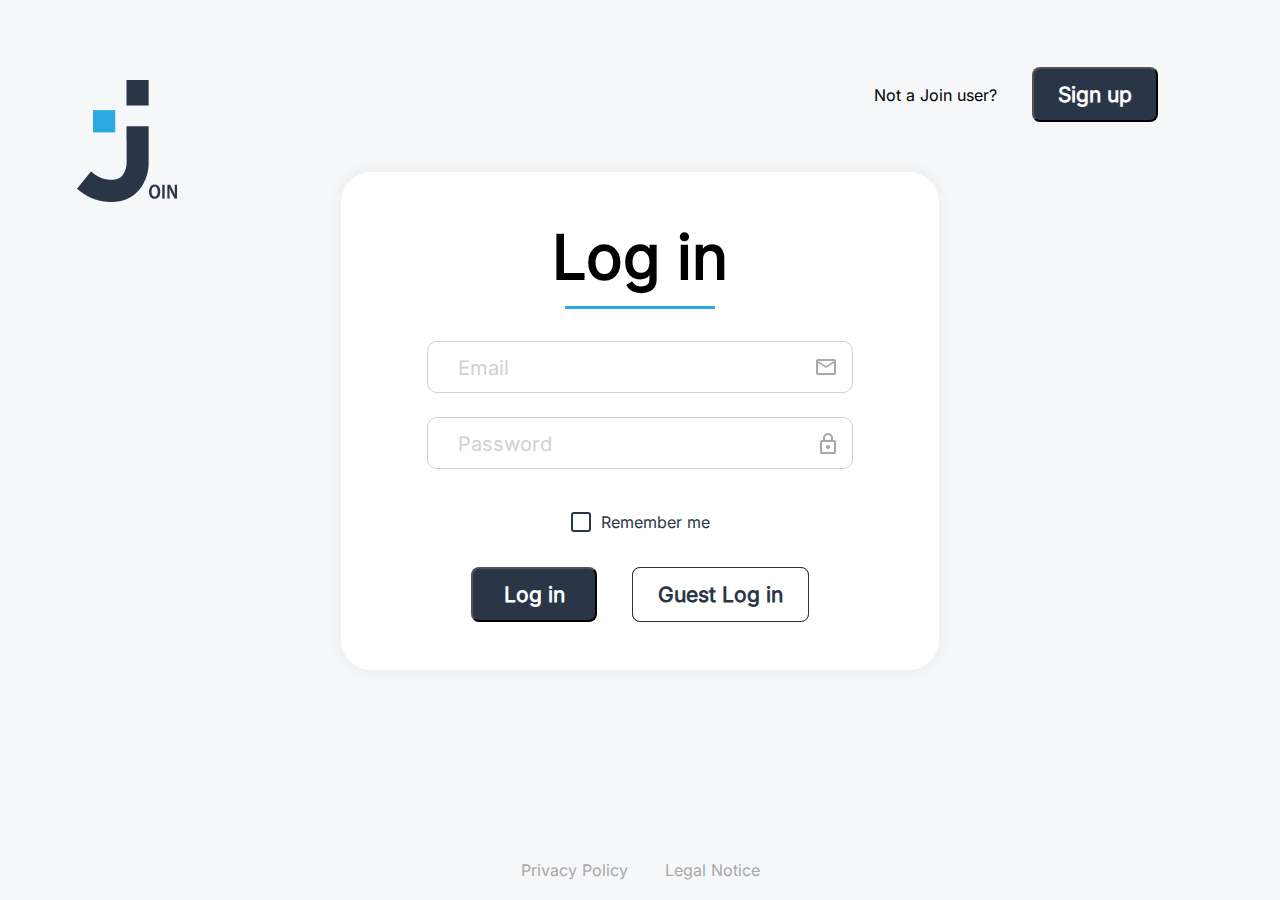
<file: index.html>
<!DOCTYPE html>
<html lang="en">

<head>
    <meta charset="UTF-8">
    <meta name="viewport" content="width=device-width, initial-scale=1.0">
    <title>JOIN</title>
    <link rel="stylesheet" href="css/fonts.css">
    <link rel="stylesheet" href="css/index.css">
</head>

<body onload="loadUser()">
    <header>
        <div class="sign_up_question">Not a Join user?</div>
        <button class="sign_up_btn" onclick="forwardToSignUpHTML()">Sign up</button>
    </header>
    <img class="join_logo" src="assets/img/join-logo-dark.png" alt="Logo von Join">
    <div class="login_formular_container">
        <div class="login_headline_container">
            <h1>Log in</h1>
        </div>
        <form onsubmit="login(); return false">
            <input class="login_input" required type="email" placeholder="Email" id="login_mail">
            <input class="login_input" required type="password" placeholder="Password" id="login_password">
            <div id="error_msg_wrong_login"></div>
            <div class="login_remember">
                <input type="checkbox" id="custom_checkbox">
                <label for="custom_checkbox">Remember me</label>
            </div>
            <div class="access_btn_container">
                <button onclick="checkEmptyInput()" class="login_btn">Log in</button>
                <button class="placeholder_guest_btn"></button>
                <button class="guest_login_btn">Guest Log in</button>
            </div>
        </form>
    </div>
    <footer>
        <a class="footer_items" href="privacy.html">Privacy Policy</a>
        <a class="footer_items" href="legal.html">Legal Notice</a>
    </footer>
    <script src="js/storage.js"></script>
    <script src="js/index.js"></script>

</html>
</file>
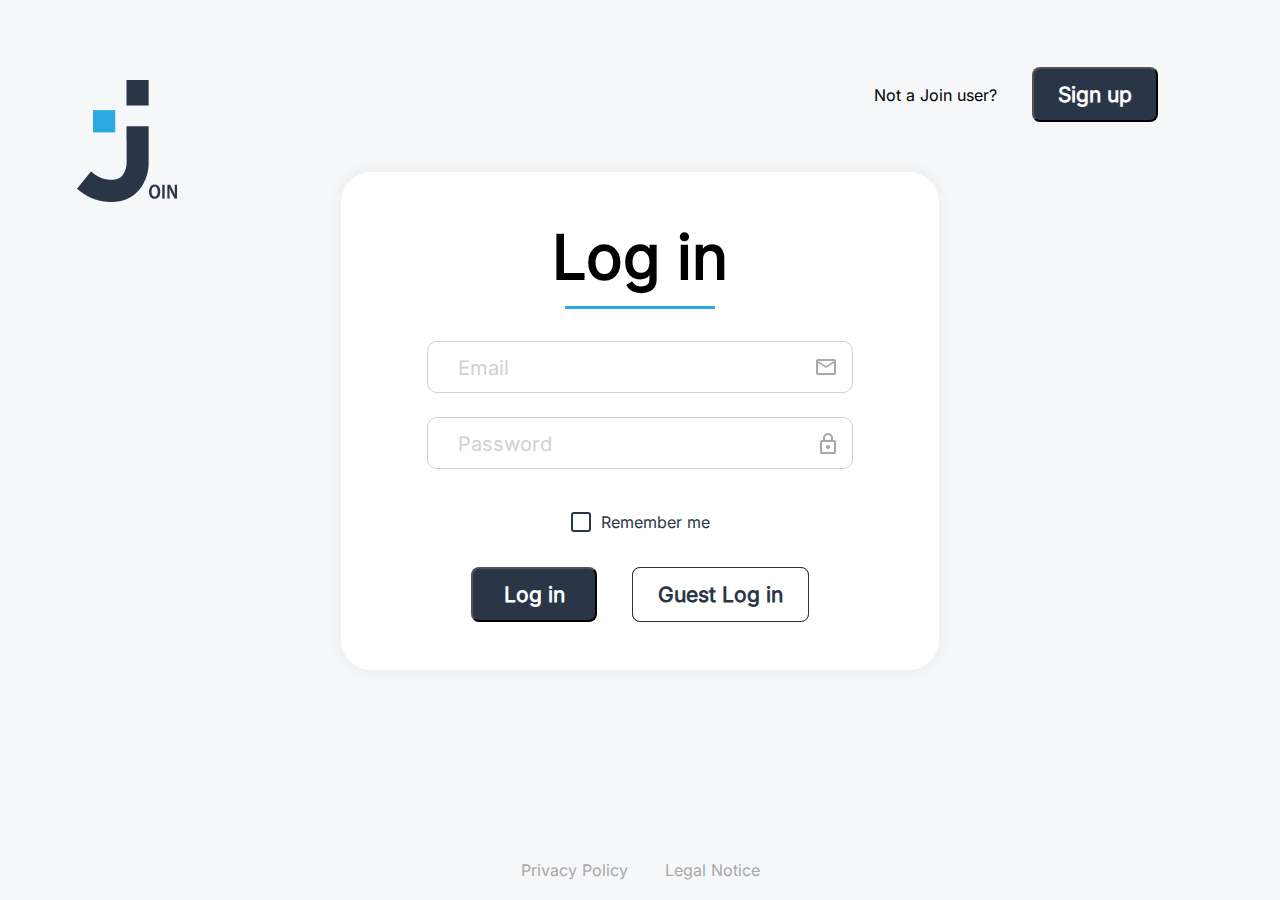
<file: addtask.html>
<!DOCTYPE html>
<html lang="en">

<head>
    <meta charset="UTF-8">
    <meta name="viewport" content="width=device-width, initial-scale=1.0">
    <title>Join Your Group</title>
    <link rel="stylesheet" href="css/header.css">
    <link rel="stylesheet" href="css/navigation.css">
    <link rel="stylesheet" href="css/addtask.css">
    <link rel="stylesheet" href="css/fonts.css">
</head>

<body onload="includeHTML(), userIsLogged(), addTaskInit()">
    <header w3-include-html="templates/header.html"></header>
    <nav w3-include-html="templates/navigation.html"></nav>

    <div class="main_content">
        <section class="headline_container">
            <h1>Add Task</h1>
        </section>
        <section>
            <form>
                <div>
                    <div class="addtask_input_container">
                        <h4 class="required_headline">Title<div class="required_star">*</div></h4>
                        <input type="text" placeholder="Enter a title" class="addtask_title">
                        <div class="error_message_addtask"></div>
                    </div>
                    <div class="addtask_input_container">
                        <h4>Description</h4>
                        <textarea placeholder="Enter a Description" class="addtask_description"></textarea>
                    </div>
                    <div class="addtask_input_container">
                        <h4 class="required_headline">Assigned to<div class="required_star">*</div></h4>
                        <div class="dropdown_contacts">
                            <button class="dropdown_button_contacts" id="dropdown_button_contacts"
                                onclick="toggleContactsDropdown(event)">Select contacts to assign<img
                                    id="contacts_dropdown_img" src="assets/img/open_arrow_drop_down.png"
                                    alt="Bild eines Öffnungs Symbols"></button>
                            <div class="dropdown_content_contacts" id="dropdown_content_contacts"></div>
                            <div class="selected_contacts_list" id="selected_contacts_list"></div>
                        </div>
                    </div>
                </div>
                <img src="assets/img/border_addtask.png"></img>
                <div>
                    <div class="addtask_input_container">
                        <h4 class="required_headline">Due date<div class="required_star">*</div></h4>
                        <input type="date" class="input_date">
                        <div class="error_message_addtask"></div>

                    </div>
                    <div class="addtask_input_container">
                        <h4>Prio</h4>
                        <div class="addtask_prio_section">
                            <div class="prio_btns_addtask" id="urgent" onclick="selectPrioty('urgent')">
                                <span>Urgent</span>
                                <div><img src="assets/img/urgent_prio.png" alt="Icon für ein Urgent Symbol"></div>
                            </div>
                            <div class="prio_btns_addtask" id="medium" onclick="selectPrioty('medium')">
                                <span>Medium</span>
                                <div><img src="assets/img/medium_prio.png" alt="Icon für ein Medium Symbol"></div>
                            </div>
                            <div class="prio_btns_addtask" id="low" onclick="selectPrioty('low')">
                                <span>Low</span>
                                <div><img src="assets/img/low_prio.png" alt="Icon für ein Low Symbol"></div>
                            </div>
                        </div>
                    </div>
                    <div class="addtask_input_container">
                        <h4 class="required_headline">Category<div class="required_star">*</div></h4>
                        <div class="dropdown_category">
                            <button class="dropdown_button_category" id="dropdown_button_category"
                                onclick="toggleCategoryDropdown(event)">Select task category<img
                                    id="category_dropdown_img" src="assets/img/open_arrow_drop_down.png"
                                    alt="Bild eines Öffnungs Symbols"></button>
                            <div class="dropdown_content_category" id="dropdown_content_category">
                                <a href="#" onclick="selectCategoryOption('Technical Task')">Technical Task</a>
                                <a href="#" onclick="selectCategoryOption('User Story')">User Story</a>
                            </div>
                        </div>
                    </div>
                    <div class="addtask_input_container">
                        <h4>Subtasks</h4>
                        <div class="subtask_input_container">
                            <input id="added_subtask" class="subtask_input" type="text" placeholder="Add new Subtask">
                            <img class="add_subtask_btn" src="assets/img/add_subtask.png" alt="Bild eines Pluses">
                            <div class="subtask_active_input_img"><img src="assets/img/clear_btn.png" alt=""><img src="assets/img/seperator.png" alt=""><img onclick="addSubtask()" src="assets/img/check_black.png" alt=""></div>
                        </div>
                        <div class="subtasks" id="subtask_list"></div>
                    </div>
                    <div class="addtask_btn_section">
                        <div class="clear_btn"><span>Clear</span><img src="assets/img/clear_btn.png" alt="Clear Button"></div>
                        <div class="create_btn"><span>Create Task</span><img src="assets/img/create_btn.png" alt="Create Button"></div>
                    </div>
                </div>
            </form>
        </section>
    </div>

    <script src="js/template.js"></script>
    <script src="js/index.js"></script>
    <script src="js/storage.js"></script>
    <script src="js/addtask.js"></script>
    <script src="js/summary.js"></script>
</body>

</html>
</file>
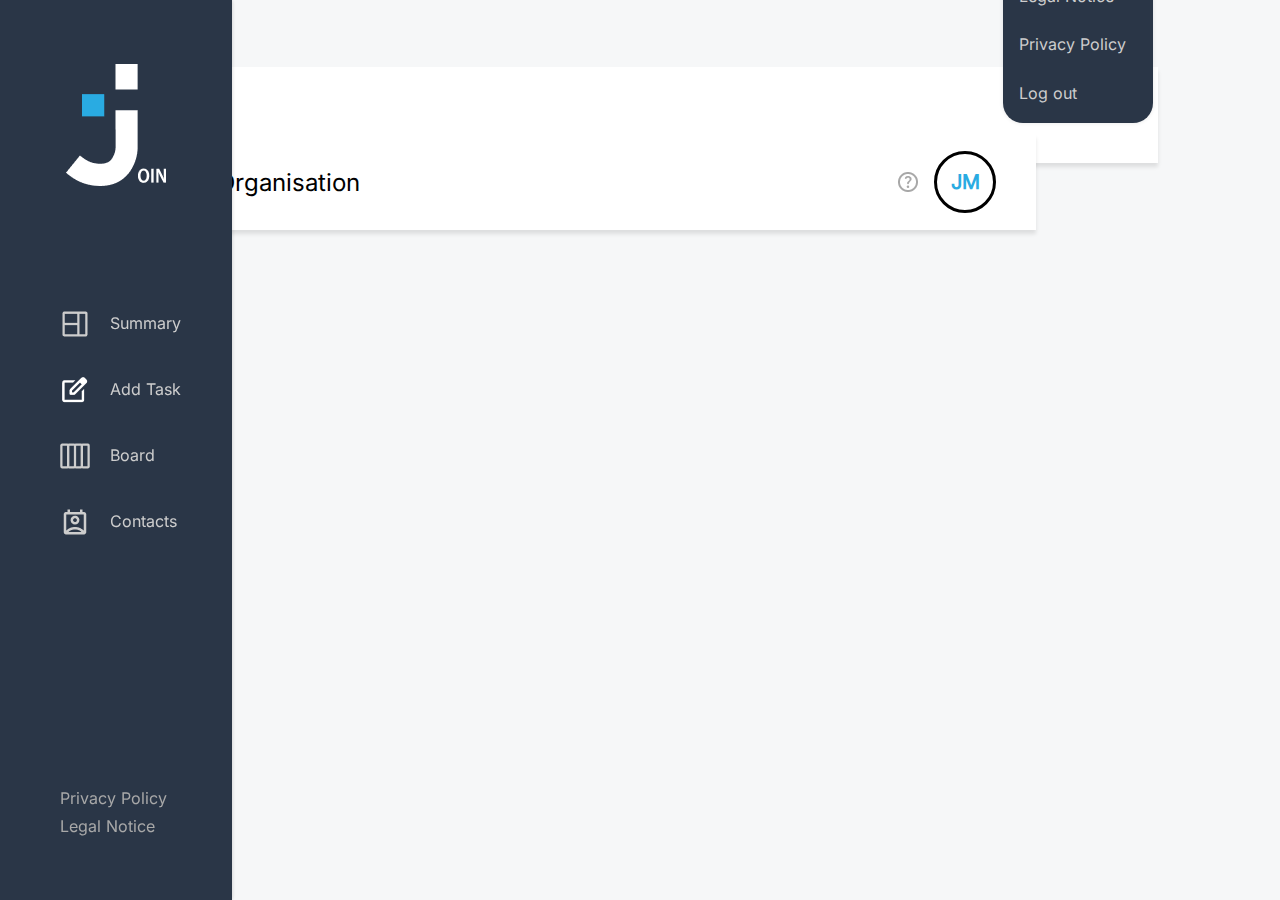
<file: board.html>
<!DOCTYPE html>
<html lang="en">

<head>
    <meta charset="UTF-8">
    <meta name="viewport" content="width=device-width, initial-scale=1.0">
    <title>Join Your Group</title>
    <link rel="stylesheet" href="css/header.css">
    <link rel="stylesheet" href="css/navigation.css">
    <link rel="stylesheet" href="css/index.css">
    <link rel="stylesheet" href="css/fonts.css">
</head>

<body onload="includeHTML()">
    <header w3-include-html="templates/header.html"></header>
    <nav w3-include-html="templates/navigation.html"></nav>


    <script src="js/template.js"></script>
</body>

</html>
</file>
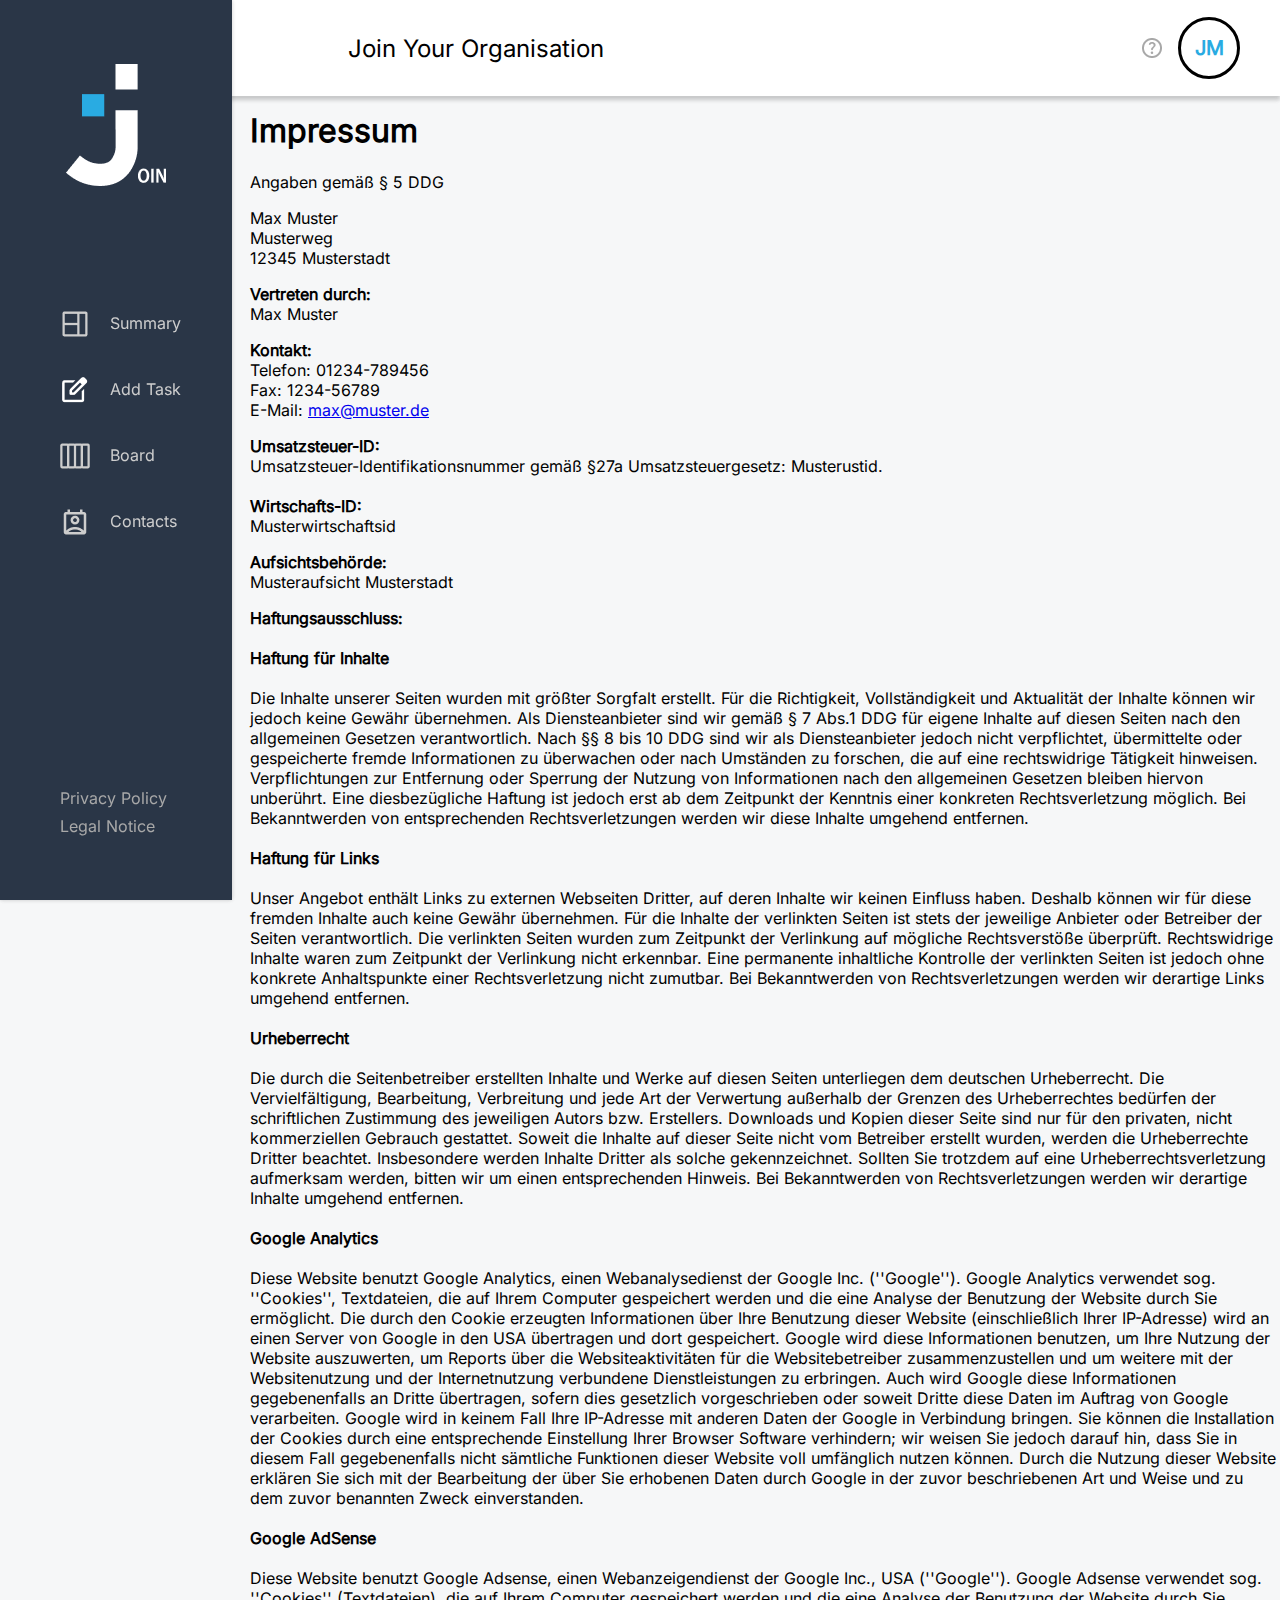
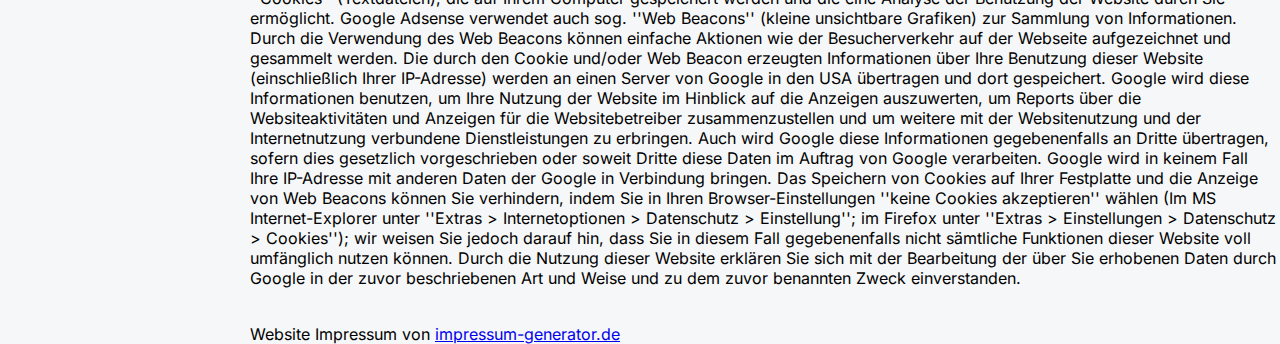
<file: legal.html>
<!DOCTYPE html>
<html lang="en">

<head>
    <meta charset="UTF-8">
    <meta name="viewport" content="width=device-width, initial-scale=1.0">
    <title>Join Your Group</title>
    <link rel="stylesheet" href="css/header.css">
    <link rel="stylesheet" href="css/navigation.css">
    <link rel="stylesheet" href="css/privacy.css">
    <link rel="stylesheet" href="css/fonts.css">
</head>

<body onload="includeHTML()">
    <header w3-include-html="templates/header.html"></header>
    <nav w3-include-html="templates/navigation.html"></nav>

    <div class='content'><h1>Impressum</h1><p>Angaben gemäß § 5 DDG</p><p>Max Muster <br> 
        Musterweg<br> 
        12345 Musterstadt <br> 
        </p><p> <strong>Vertreten durch: </strong><br>
        Max Muster<br>
        </p><p><strong>Kontakt:</strong> <br>
        Telefon: 01234-789456<br>
        Fax: 1234-56789<br>
        E-Mail: <a href='mailto:max@muster.de'>max@muster.de</a></br></p><p><strong>Umsatzsteuer-ID: </strong> <br>
        Umsatzsteuer-Identifikationsnummer gemäß §27a Umsatzsteuergesetz: Musterustid.<br><br>
        <strong>Wirtschafts-ID: </strong><br>
        Musterwirtschaftsid<br>
        </p><p><strong>Aufsichtsbehörde:</strong><br>
        Musteraufsicht Musterstadt<br></p><p><strong>Haftungsausschluss: </strong><br><br><strong>Haftung für Inhalte</strong><br><br>
        Die Inhalte unserer Seiten wurden mit größter Sorgfalt erstellt. Für die Richtigkeit, Vollständigkeit und Aktualität der Inhalte können wir jedoch keine Gewähr übernehmen. Als Diensteanbieter sind wir gemäß § 7 Abs.1 DDG für eigene Inhalte auf diesen Seiten nach den allgemeinen Gesetzen verantwortlich. Nach §§ 8 bis 10 DDG sind wir als Diensteanbieter jedoch nicht verpflichtet, übermittelte oder gespeicherte fremde Informationen zu überwachen oder nach Umständen zu forschen, die auf eine rechtswidrige Tätigkeit hinweisen. Verpflichtungen zur Entfernung oder Sperrung der Nutzung von Informationen nach den allgemeinen Gesetzen bleiben hiervon unberührt. Eine diesbezügliche Haftung ist jedoch erst ab dem Zeitpunkt der Kenntnis einer konkreten Rechtsverletzung möglich. Bei Bekanntwerden von entsprechenden Rechtsverletzungen werden wir diese Inhalte umgehend entfernen.<br><br><strong>Haftung für Links</strong><br><br>
        Unser Angebot enthält Links zu externen Webseiten Dritter, auf deren Inhalte wir keinen Einfluss haben. Deshalb können wir für diese fremden Inhalte auch keine Gewähr übernehmen. Für die Inhalte der verlinkten Seiten ist stets der jeweilige Anbieter oder Betreiber der Seiten verantwortlich. Die verlinkten Seiten wurden zum Zeitpunkt der Verlinkung auf mögliche Rechtsverstöße überprüft. Rechtswidrige Inhalte waren zum Zeitpunkt der Verlinkung nicht erkennbar. Eine permanente inhaltliche Kontrolle der verlinkten Seiten ist jedoch ohne konkrete Anhaltspunkte einer Rechtsverletzung nicht zumutbar. Bei Bekanntwerden von Rechtsverletzungen werden wir derartige Links umgehend entfernen.<br><br><strong>Urheberrecht</strong><br><br>
        Die durch die Seitenbetreiber erstellten Inhalte und Werke auf diesen Seiten unterliegen dem deutschen Urheberrecht. Die Vervielfältigung, Bearbeitung, Verbreitung und jede Art der Verwertung außerhalb der Grenzen des Urheberrechtes bedürfen der schriftlichen Zustimmung des jeweiligen Autors bzw. Erstellers. Downloads und Kopien dieser Seite sind nur für den privaten, nicht kommerziellen Gebrauch gestattet. Soweit die Inhalte auf dieser Seite nicht vom Betreiber erstellt wurden, werden die Urheberrechte Dritter beachtet. Insbesondere werden Inhalte Dritter als solche gekennzeichnet. Sollten Sie trotzdem auf eine Urheberrechtsverletzung aufmerksam werden, bitten wir um einen entsprechenden Hinweis. Bei Bekanntwerden von Rechtsverletzungen werden wir derartige Inhalte umgehend entfernen.<br><br><strong>Google Analytics</strong><br><br>
        Diese Website benutzt Google Analytics, einen Webanalysedienst der Google Inc. (''Google''). Google Analytics verwendet sog. ''Cookies'', Textdateien, die auf Ihrem Computer gespeichert werden und die eine Analyse der Benutzung der Website durch Sie ermöglicht. Die durch den Cookie erzeugten Informationen über Ihre Benutzung dieser Website (einschließlich Ihrer IP-Adresse) wird an einen Server von Google in den USA übertragen und dort gespeichert. Google wird diese Informationen benutzen, um Ihre Nutzung der Website auszuwerten, um Reports über die Websiteaktivitäten für die Websitebetreiber zusammenzustellen und um weitere mit der Websitenutzung und der Internetnutzung verbundene Dienstleistungen zu erbringen. Auch wird Google diese Informationen gegebenenfalls an Dritte übertragen, sofern dies gesetzlich vorgeschrieben oder soweit Dritte diese Daten im Auftrag von Google verarbeiten. Google wird in keinem Fall Ihre IP-Adresse mit anderen Daten der Google in Verbindung bringen. Sie können die Installation der Cookies durch eine entsprechende Einstellung Ihrer Browser Software verhindern; wir weisen Sie jedoch darauf hin, dass Sie in diesem Fall gegebenenfalls nicht sämtliche Funktionen dieser Website voll umfänglich nutzen können. Durch die Nutzung dieser Website erklären Sie sich mit der Bearbeitung der über Sie erhobenen Daten durch Google in der zuvor beschriebenen Art und Weise und zu dem zuvor benannten Zweck einverstanden.<br><br><strong>Google AdSense</strong><br><br>
        Diese Website benutzt Google Adsense, einen Webanzeigendienst der Google Inc., USA (''Google''). Google Adsense verwendet sog. ''Cookies'' (Textdateien), die auf Ihrem Computer gespeichert werden und die eine Analyse der Benutzung der Website durch Sie ermöglicht. Google Adsense verwendet auch sog. ''Web Beacons'' (kleine unsichtbare Grafiken) zur Sammlung von Informationen. Durch die Verwendung des Web Beacons können einfache Aktionen wie der Besucherverkehr auf der Webseite aufgezeichnet und gesammelt werden. Die durch den Cookie und/oder Web Beacon erzeugten Informationen über Ihre Benutzung dieser Website (einschließlich Ihrer IP-Adresse) werden an einen Server von Google in den USA übertragen und dort gespeichert. Google wird diese Informationen benutzen, um Ihre Nutzung der Website im Hinblick auf die Anzeigen auszuwerten, um Reports über die Websiteaktivitäten und Anzeigen für die Websitebetreiber zusammenzustellen und um weitere mit der Websitenutzung und der Internetnutzung verbundene Dienstleistungen zu erbringen. Auch wird Google diese Informationen gegebenenfalls an Dritte übertragen, sofern dies gesetzlich vorgeschrieben oder soweit Dritte diese Daten im Auftrag von Google verarbeiten. Google wird in keinem Fall Ihre IP-Adresse mit anderen Daten der Google in Verbindung bringen. Das Speichern von Cookies auf Ihrer Festplatte und die Anzeige von Web Beacons können Sie verhindern, indem Sie in Ihren Browser-Einstellungen ''keine Cookies akzeptieren'' wählen (Im MS Internet-Explorer unter ''Extras > Internetoptionen > Datenschutz > Einstellung''; im Firefox unter ''Extras > Einstellungen > Datenschutz > Cookies''); wir weisen Sie jedoch darauf hin, dass Sie in diesem Fall gegebenenfalls nicht sämtliche Funktionen dieser Website voll umfänglich nutzen können. Durch die Nutzung dieser Website erklären Sie sich mit der Bearbeitung der über Sie erhobenen Daten durch Google in der zuvor beschriebenen Art und Weise und zu dem zuvor benannten Zweck einverstanden.</p><br> 
        Website Impressum von <a href="https://www.impressum-generator.de">impressum-generator.de</a>
         </div>
    <script src="js/template.js"></script>
</body>

</html>
</file>
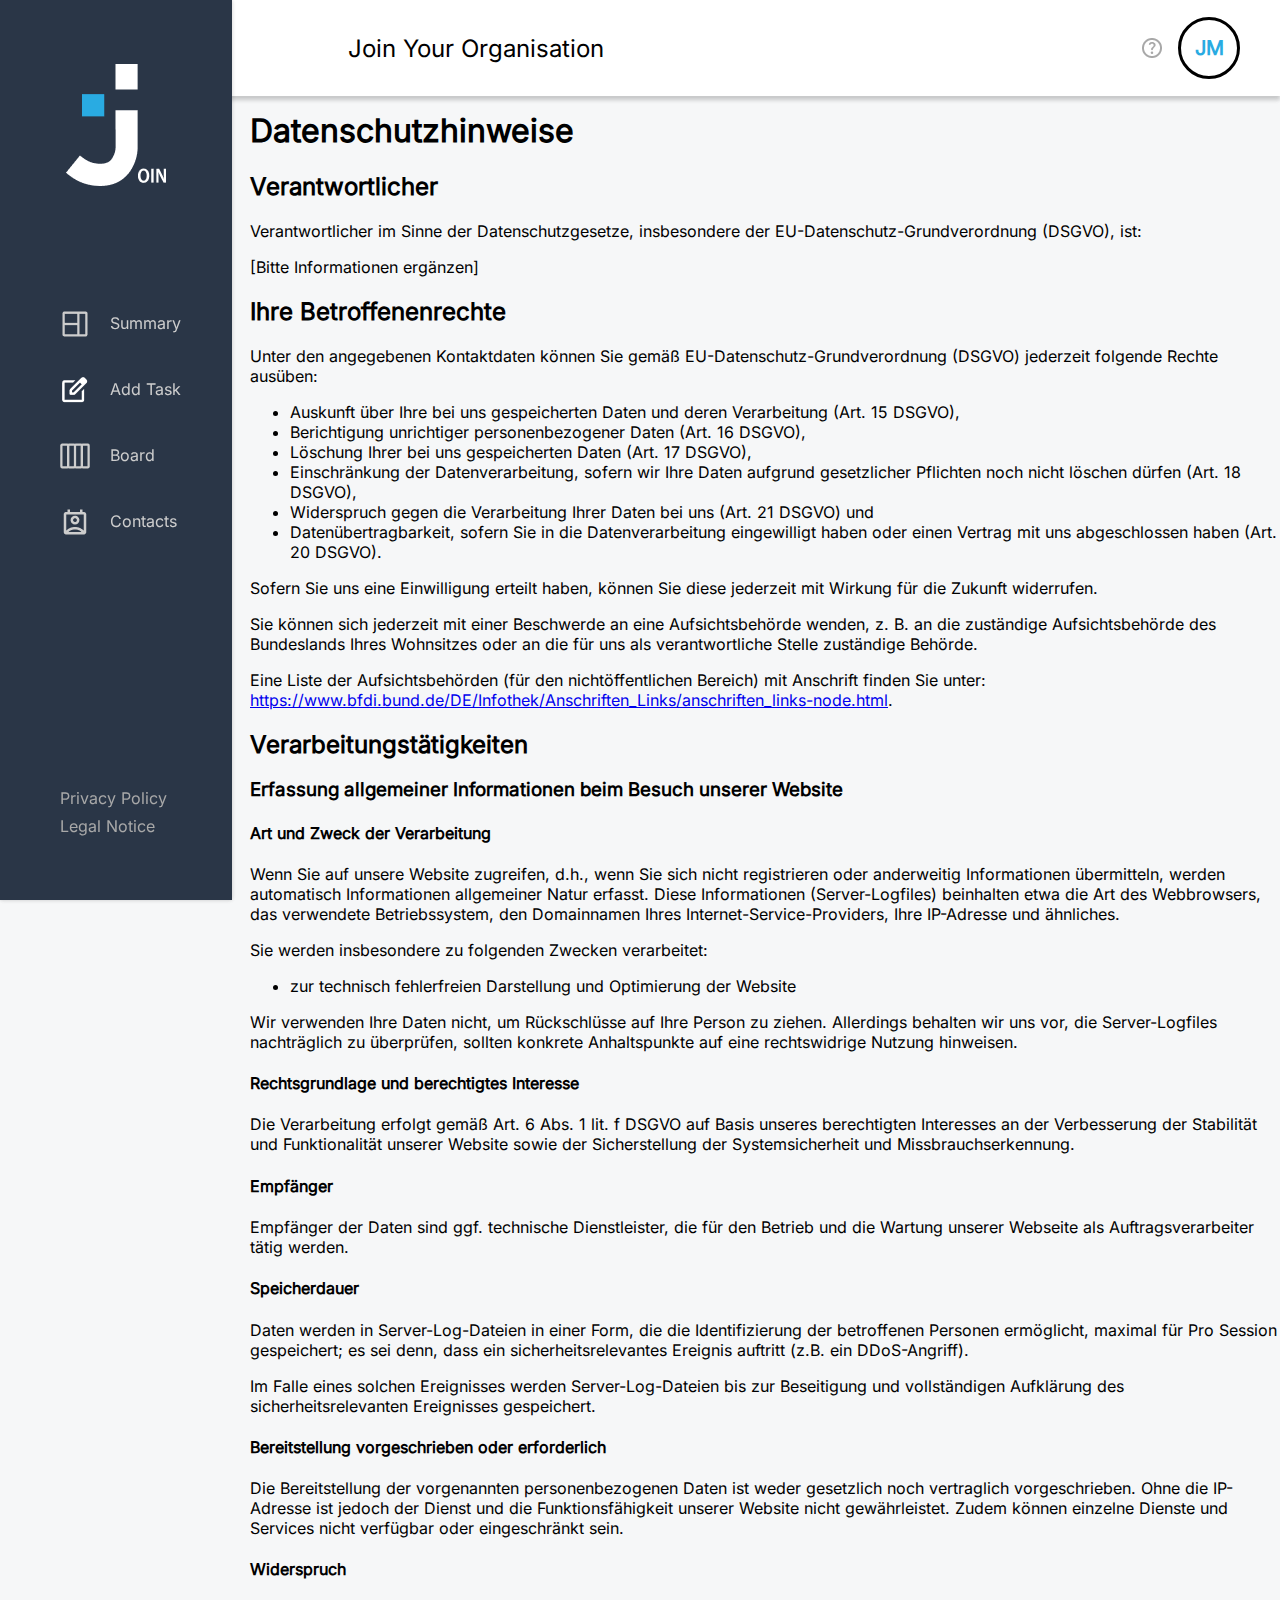
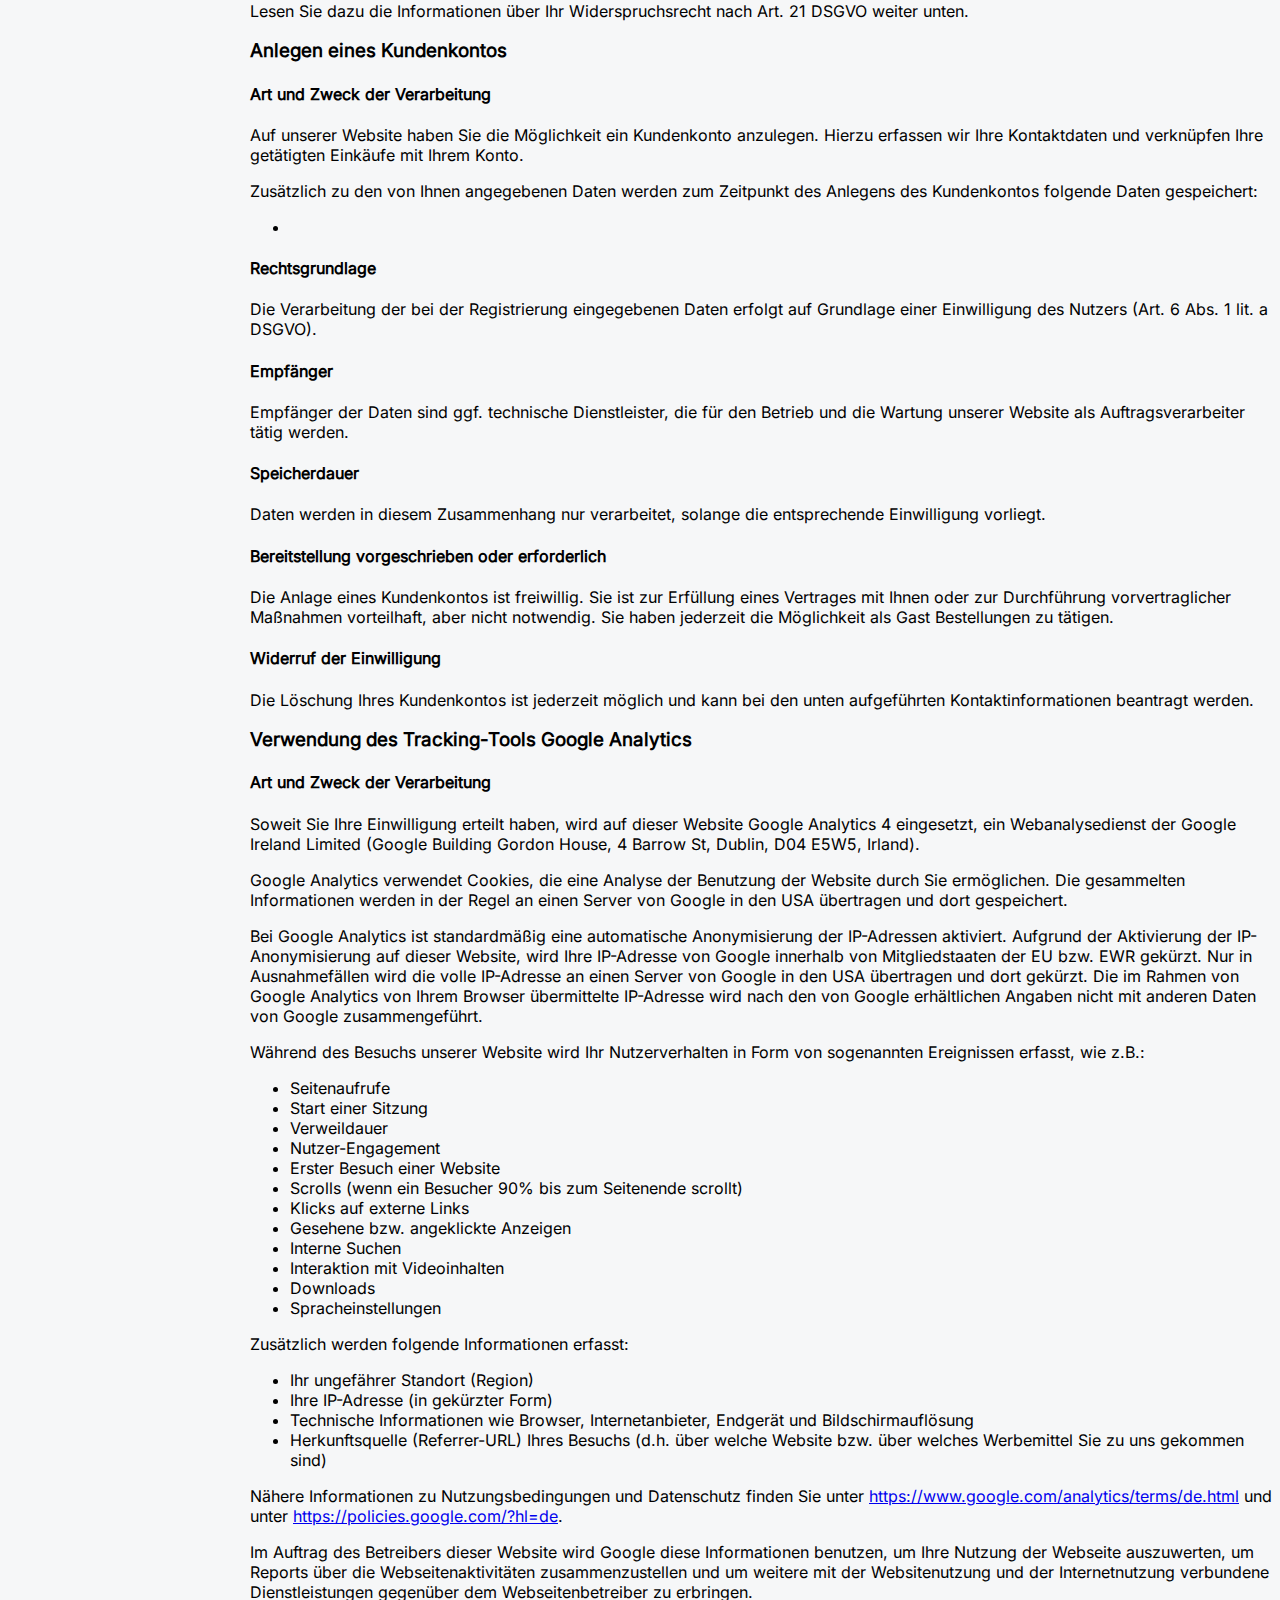
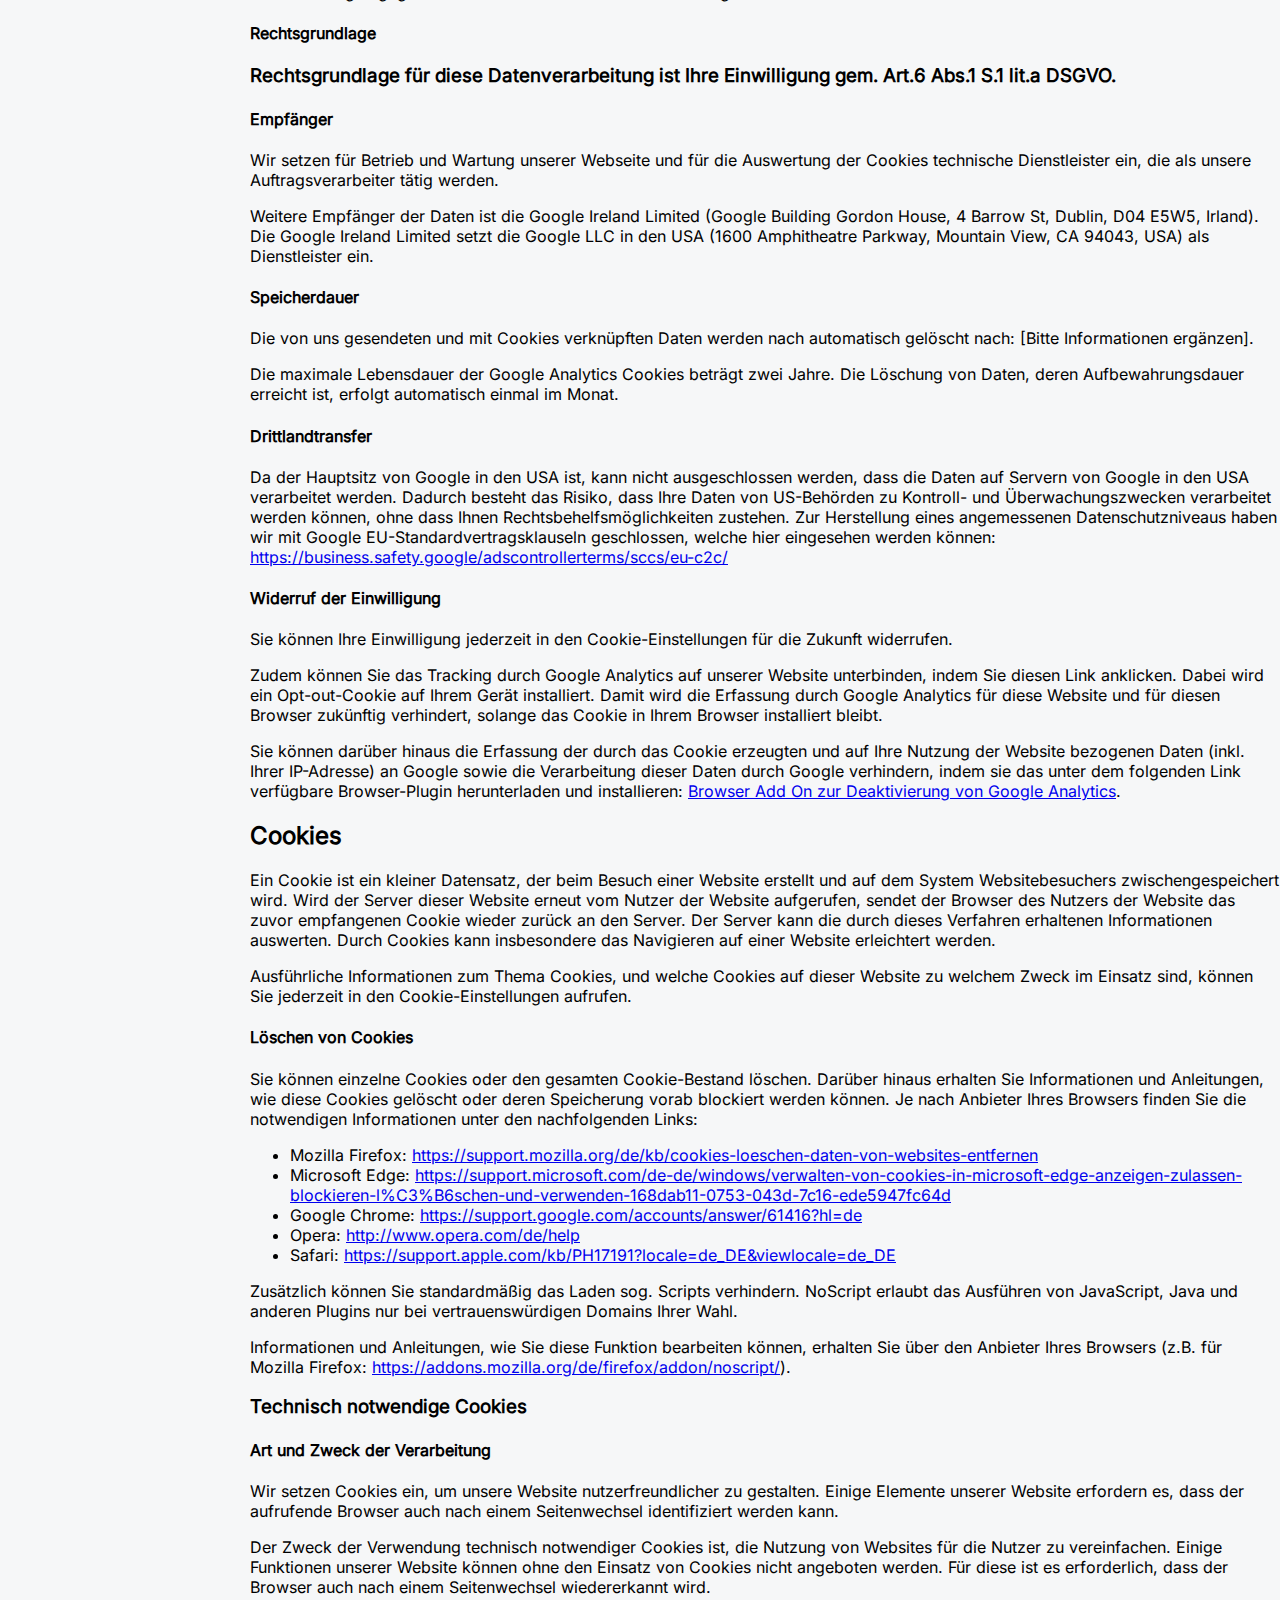
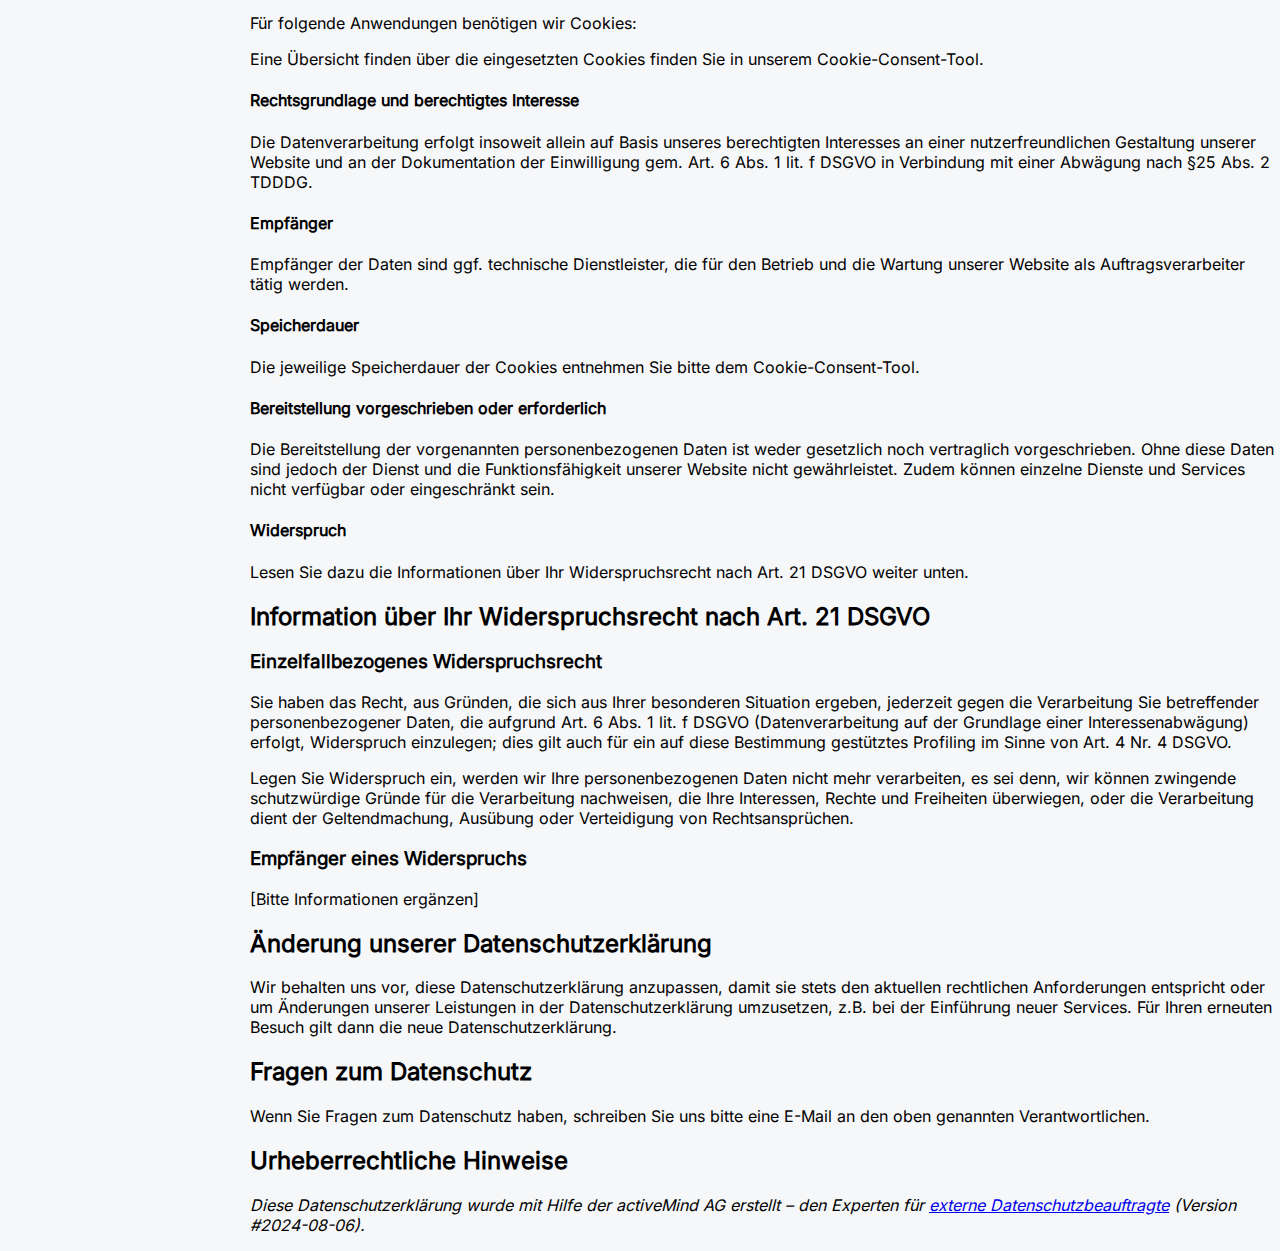
<file: privacy.html>
<!DOCTYPE html>
<html lang="en">

<head>
    <meta charset="UTF-8">
    <meta name="viewport" content="width=device-width, initial-scale=1.0">
    <title>Join Your Group</title>
    <link rel="stylesheet" href="css/header.css">
    <link rel="stylesheet" href="css/navigation.css">
    <link rel="stylesheet" href="css/fonts.css">
    <link rel="stylesheet" href="css/privacy.css">
</head>

<body onload="includeHTML()">
    <header w3-include-html="templates/header.html"></header>
    <nav w3-include-html="templates/navigation.html"></nav>

    <div class="content" id='generator_results'>
        <div id='generator_results_content'>
            <h1>Datenschutzhinweise</h1>
            <h2>Verantwortlicher</h2>
            <p>Verantwortlicher im Sinne der Datenschutzgesetze, insbesondere der EU-Datenschutz-Grundverordnung
                (DSGVO), ist:</p>
            <p class='generator_user_input'>[Bitte Informationen ergänzen]</p>
            <h2>Ihre Betroffenenrechte</h2>
            <p>Unter den angegebenen Kontaktdaten können Sie gemäß EU-Datenschutz-Grundverordnung (DSGVO) jederzeit
                folgende Rechte ausüben:</p>
            <ul>
                <li>Auskunft über Ihre bei uns gespeicherten Daten und deren Verarbeitung (Art. 15 DSGVO),</li>
                <li>Berichtigung unrichtiger personenbezogener Daten (Art. 16 DSGVO),</li>
                <li>Löschung Ihrer bei uns gespeicherten Daten (Art. 17 DSGVO),</li>
                <li>Einschränkung der Datenverarbeitung, sofern wir Ihre Daten aufgrund gesetzlicher Pflichten noch
                    nicht löschen dürfen (Art. 18 DSGVO),</li>
                <li>Widerspruch gegen die Verarbeitung Ihrer Daten bei uns (Art. 21 DSGVO) und</li>
                <li>Datenübertragbarkeit, sofern Sie in die Datenverarbeitung eingewilligt haben oder einen Vertrag mit
                    uns abgeschlossen haben (Art. 20 DSGVO).</li>
            </ul>
            <p>Sofern Sie uns eine Einwilligung erteilt haben, können Sie diese jederzeit mit Wirkung für die Zukunft
                widerrufen.</p>
            <p>Sie können sich jederzeit mit einer Beschwerde an eine Aufsichtsbehörde wenden, z. B. an die zuständige
                Aufsichtsbehörde des Bundeslands Ihres Wohnsitzes oder an die für uns als verantwortliche Stelle
                zuständige Behörde.</p>
            <p>Eine Liste der Aufsichtsbehörden (für den nichtöffentlichen Bereich) mit Anschrift finden Sie unter: <a
                    href="https://www.bfdi.bund.de/DE/Infothek/Anschriften_Links/anschriften_links-node.html">https://www.bfdi.bund.de/DE/Infothek/Anschriften_Links/anschriften_links-node.html</a>.
            </p>
            <h2>Verarbeitungstätigkeiten</h2>
            <h3>Erfassung allgemeiner Informationen beim Besuch unserer Website</h3>
            <h4>Art und Zweck der Verarbeitung</h4>
            <p>Wenn Sie auf unsere Website zugreifen, d.h., wenn Sie sich nicht registrieren oder anderweitig
                Informationen übermitteln, werden automatisch Informationen allgemeiner Natur erfasst. Diese
                Informationen (Server-Logfiles) beinhalten etwa die Art des Webbrowsers, das verwendete Betriebssystem,
                den Domainnamen Ihres Internet-Service-Providers, Ihre IP-Adresse und ähnliches.</p>
            <p>Sie werden insbesondere zu folgenden Zwecken verarbeitet:</p>
            <ul>
                <li>zur technisch fehlerfreien Darstellung und Optimierung der Website</li>
            </ul>
            <p>Wir verwenden Ihre Daten nicht, um Rückschlüsse auf Ihre Person zu ziehen. Allerdings behalten wir uns
                vor, die Server-Logfiles nachträglich zu überprüfen, sollten konkrete Anhaltspunkte auf eine
                rechtswidrige Nutzung hinweisen.</p>
            <h4>Rechtsgrundlage und berechtigtes Interesse</h4>
            <p>Die Verarbeitung erfolgt gemäß Art. 6 Abs. 1 lit. f DSGVO auf Basis unseres berechtigten Interesses an
                der Verbesserung der Stabilität und Funktionalität unserer Website sowie der Sicherstellung der
                Systemsicherheit und Missbrauchserkennung.</p>
            <h4>Empfänger</h4>
            <p>Empfänger der Daten sind ggf. technische Dienstleister, die für den Betrieb und die Wartung unserer
                Webseite als Auftragsverarbeiter tätig werden.</p>
            <h4>Speicherdauer</h4>
            <p>Daten werden in Server-Log-Dateien in einer Form, die die Identifizierung der betroffenen Personen
                ermöglicht, maximal für Pro Session gespeichert; es sei denn, dass ein sicherheitsrelevantes Ereignis
                auftritt (z.B. ein DDoS-Angriff).</p>
            <p>Im Falle eines solchen Ereignisses werden Server-Log-Dateien bis zur Beseitigung und vollständigen
                Aufklärung des sicherheitsrelevanten Ereignisses gespeichert.</p>
            <h4>Bereitstellung vorgeschrieben oder erforderlich</h4>
            <p>Die Bereitstellung der vorgenannten personenbezogenen Daten ist weder gesetzlich noch vertraglich
                vorgeschrieben. Ohne die IP-Adresse ist jedoch der Dienst und die Funktionsfähigkeit unserer Website
                nicht gewährleistet. Zudem können einzelne Dienste und Services nicht verfügbar oder eingeschränkt sein.
            </p>
            <h4>Widerspruch</h4>
            <p>Lesen Sie dazu die Informationen über Ihr Widerspruchsrecht nach Art. 21 DSGVO weiter unten.</p>
            <h3>Anlegen eines Kundenkontos</h3>
            <h4>Art und Zweck der Verarbeitung</h4>
            <p>Auf unserer Website haben Sie die Möglichkeit ein Kundenkonto anzulegen. Hierzu erfassen wir Ihre
                Kontaktdaten und verknüpfen Ihre getätigten Einkäufe mit Ihrem Konto.</p>
            <p>Zusätzlich zu den von Ihnen angegebenen Daten werden zum Zeitpunkt des Anlegens des Kundenkontos folgende
                Daten gespeichert:</p>
            <ul>
                <li></li>
            </ul>
            <h4>Rechtsgrundlage</h4>
            <p>Die Verarbeitung der bei der Registrierung eingegebenen Daten erfolgt auf Grundlage einer Einwilligung
                des Nutzers (Art. 6 Abs. 1 lit. a DSGVO).</p>
            <h4>Empfänger</h4>
            <p>Empfänger der Daten sind ggf. technische Dienstleister, die für den Betrieb und die Wartung unserer
                Website als Auftragsverarbeiter tätig werden.</p>
            <h4>Speicherdauer</h4>
            <p>Daten werden in diesem Zusammenhang nur verarbeitet, solange die entsprechende Einwilligung vorliegt.</p>
            <h4>Bereitstellung vorgeschrieben oder erforderlich</h4>
            <p>Die Anlage eines Kundenkontos ist freiwillig. Sie ist zur Erfüllung eines Vertrages mit Ihnen oder zur
                Durchführung vorvertraglicher Maßnahmen vorteilhaft, aber nicht notwendig. Sie haben jederzeit die
                Möglichkeit als Gast Bestellungen zu tätigen.</p>
            <h4>Widerruf der Einwilligung</h4>
            <p>Die Löschung Ihres Kundenkontos ist jederzeit möglich und kann bei den unten aufgeführten
                Kontaktinformationen beantragt werden.</p>
            <h3>Verwendung des Tracking-Tools Google Analytics</h3>
            <h4>Art und Zweck der Verarbeitung</h4>
            <p>Soweit Sie Ihre Einwilligung erteilt haben, wird auf dieser Website Google Analytics 4 eingesetzt, ein
                Webanalysedienst der Google Ireland Limited (Google Building Gordon House, 4 Barrow St, Dublin, D04
                E5W5, Irland).</p>
            <p>Google Analytics verwendet Cookies, die eine Analyse der Benutzung der Website durch Sie ermöglichen. Die
                gesammelten Informationen werden in der Regel an einen Server von Google in den USA übertragen und dort
                gespeichert.</p>
            <p>Bei Google Analytics ist standardmäßig eine automatische Anonymisierung der IP-Adressen aktiviert.
                Aufgrund der Aktivierung der IP-Anonymisierung auf dieser Website, wird Ihre IP-Adresse von Google
                innerhalb von Mitgliedstaaten der EU bzw. EWR gekürzt. Nur in Ausnahmefällen wird die volle IP-Adresse
                an einen Server von Google in den USA übertragen und dort gekürzt. Die im Rahmen von Google Analytics
                von Ihrem Browser übermittelte IP-Adresse wird nach den von Google erhältlichen Angaben nicht mit
                anderen Daten von Google zusammengeführt.</p>
            <p>Während des Besuchs unserer Website wird Ihr Nutzerverhalten in Form von sogenannten Ereignissen erfasst,
                wie z.B.:</p>
            <ul>
                <li>Seitenaufrufe</li>
                <li>Start einer Sitzung</li>
                <li>Verweildauer</li>
                <li>Nutzer-Engagement</li>
                <li>Erster Besuch einer Website</li>
                <li>Scrolls (wenn ein Besucher 90% bis zum Seitenende scrollt)</li>
                <li>Klicks auf externe Links</li>
                <li>Gesehene bzw. angeklickte Anzeigen</li>
                <li>Interne Suchen</li>
                <li>Interaktion mit Videoinhalten</li>
                <li>Downloads</li>
                <li>Spracheinstellungen</li>
            </ul>
            <p>Zusätzlich werden folgende Informationen erfasst:</p>
            <ul>
                <li>Ihr ungefährer Standort (Region)</li>
                <li>Ihre IP-Adresse (in gekürzter Form)</li>
                <li>Technische Informationen wie Browser, Internetanbieter, Endgerät und Bildschirmauflösung</li>
                <li>Herkunftsquelle (Referrer-URL) Ihres Besuchs (d.h. über welche Website bzw. über welches Werbemittel
                    Sie zu uns gekommen sind)</li>
            </ul>
            <p>Nähere Informationen zu Nutzungsbedingungen und Datenschutz finden Sie unter <a
                    href="https://www.google.com/analytics/terms/de.html">https://www.google.com/analytics/terms/de.html</a>
                und unter <a href="https://policies.google.com/?hl=de">https://policies.google.com/?hl=de</a>.</p>
            <p>Im Auftrag des Betreibers dieser Website wird Google diese Informationen benutzen, um Ihre Nutzung der
                Webseite auszuwerten, um Reports über die Webseitenaktivitäten zusammenzustellen und um weitere mit der
                Websitenutzung und der Internetnutzung verbundene Dienstleistungen gegenüber dem Webseitenbetreiber zu
                erbringen.</p>
            <h4>Rechtsgrundlage</h4>
            <h3>Rechtsgrundlage für diese Datenverarbeitung ist Ihre Einwilligung gem. Art.6 Abs.1 S.1 lit.a DSGVO.</h3>
            <h4><a name="_Toc129168204"></a>Empfänger</h4>
            <p>Wir setzen für Betrieb und Wartung unserer Webseite und für die Auswertung der Cookies technische
                Dienstleister ein, die als unsere Auftragsverarbeiter tätig werden.</p>
            <p>Weitere Empfänger der Daten ist die Google Ireland Limited (Google Building Gordon House, 4 Barrow St,
                Dublin, D04 E5W5, Irland). Die Google Ireland Limited setzt die Google LLC in den USA (1600 Amphitheatre
                Parkway, Mountain View, CA 94043, USA) als Dienstleister ein.</p>
            <h4>Speicherdauer</h4>
            <p>Die von uns gesendeten und mit Cookies verknüpften Daten werden nach automatisch gelöscht nach: [Bitte
                Informationen ergänzen].</p>
            <p>Die maximale Lebensdauer der Google Analytics Cookies beträgt zwei Jahre. Die Löschung von Daten, deren
                Aufbewahrungsdauer erreicht ist, erfolgt automatisch einmal im Monat.</p>
            <h4>Drittlandtransfer</h4>
            <p>Da der Hauptsitz von Google in den USA ist, kann nicht ausgeschlossen werden, dass die Daten auf Servern
                von Google in den USA verarbeitet werden. Dadurch besteht das Risiko, dass Ihre Daten von US-Behörden zu
                Kontroll- und Überwachungszwecken verarbeitet werden können, ohne dass Ihnen Rechtsbehelfsmöglichkeiten
                zustehen. Zur Herstellung eines angemessenen Datenschutzniveaus haben wir mit Google
                EU-Standardvertragsklauseln geschlossen, welche hier eingesehen werden können: <a
                    href="https://business.safety.google/adscontrollerterms/sccs/eu-c2c/">https://business.safety.google/adscontrollerterms/sccs/eu-c2c/</a>
            </p>
            <h4>Widerruf der Einwilligung</h4>
            <p>Sie können Ihre Einwilligung jederzeit in den Cookie-Einstellungen für die Zukunft widerrufen.</p>
            <p>Zudem können Sie das Tracking durch Google Analytics auf unserer Website unterbinden, indem Sie <a>diesen
                    Link</a> anklicken. Dabei wird ein Opt-out-Cookie auf Ihrem Gerät installiert. Damit wird die
                Erfassung durch Google Analytics für diese Website und für diesen Browser zukünftig verhindert, solange
                das Cookie in Ihrem Browser installiert bleibt.</p>
            <p>Sie können darüber hinaus die Erfassung der durch das Cookie erzeugten und auf Ihre Nutzung der Website
                bezogenen Daten (inkl. Ihrer IP-Adresse) an Google sowie die Verarbeitung dieser Daten durch Google
                verhindern, indem sie das unter dem folgenden Link verfügbare Browser-Plugin herunterladen und
                installieren: <a href="https://tools.google.com/dlpage/gaoptout?hl=de">Browser Add On zur Deaktivierung
                    von Google Analytics</a>.</p>
            <h2>Cookies</h2>
            <p>Ein Cookie ist ein kleiner Datensatz, der beim Besuch einer Website erstellt und auf dem System
                Websitebesuchers zwischengespeichert wird. Wird der Server dieser Website erneut vom Nutzer der Website
                aufgerufen, sendet der Browser des Nutzers der Website das zuvor empfangenen Cookie wieder zurück an den
                Server. Der Server kann die durch dieses Verfahren erhaltenen Informationen auswerten. Durch Cookies
                kann insbesondere das Navigieren auf einer Website erleichtert werden.</p>
            <p>Ausführliche Informationen zum Thema Cookies, und welche Cookies auf dieser Website zu welchem Zweck im
                Einsatz sind, können Sie jederzeit in den Cookie-Einstellungen aufrufen.</p>
            <h4>Löschen von Cookies</h4>
            <p>Sie können einzelne Cookies oder den gesamten Cookie-Bestand löschen. Darüber hinaus erhalten Sie
                Informationen und Anleitungen, wie diese Cookies gelöscht oder deren Speicherung vorab blockiert werden
                können. Je nach Anbieter Ihres Browsers finden Sie die notwendigen Informationen unter den nachfolgenden
                Links:</p>
            <ul>
                <li>Mozilla Firefox: <a
                        href="https://support.mozilla.org/de/kb/cookies-loeschen-daten-von-websites-entfernen">https://support.mozilla.org/de/kb/cookies-loeschen-daten-von-websites-entfernen</a>
                </li>
                <li>Microsoft Edge: <a
                        href="https://support.microsoft.com/de-de/windows/verwalten-von-cookies-in-microsoft-edge-anzeigen-zulassen-blockieren-l%C3%B6schen-und-verwenden-168dab11-0753-043d-7c16-ede5947fc64d">https://support.microsoft.com/de-de/windows/verwalten-von-cookies-in-microsoft-edge-anzeigen-zulassen-blockieren-l%C3%B6schen-und-verwenden-168dab11-0753-043d-7c16-ede5947fc64d</a>
                </li>
                <li>Google Chrome: <a
                        href="https://support.google.com/accounts/answer/61416?hl=de">https://support.google.com/accounts/answer/61416?hl=de</a>
                </li>
                <li>Opera: <a href="http://www.opera.com/de/help">http://www.opera.com/de/help</a></li>
                <li>Safari: <a
                        href="https://support.apple.com/kb/PH17191?locale=de_DE&amp;viewlocale=de_DE">https://support.apple.com/kb/PH17191?locale=de_DE&amp;viewlocale=de_DE</a>
                </li>
            </ul>
            <p>Zusätzlich können Sie standardmäßig das Laden sog. Scripts verhindern. NoScript erlaubt das Ausführen von
                JavaScript, Java und anderen Plugins nur bei vertrauenswürdigen Domains Ihrer Wahl.</p>
            <p>Informationen und Anleitungen, wie Sie diese Funktion bearbeiten können, erhalten Sie über den Anbieter
                Ihres Browsers (z.B. für Mozilla Firefox: <a
                    href="https://addons.mozilla.org/de/firefox/addon/noscript/">https://addons.mozilla.org/de/firefox/addon/noscript/</a>).
            </p>
            <h3>Technisch notwendige Cookies</h3>
            <h4>Art und Zweck der Verarbeitung</h4>
            <p>Wir setzen Cookies ein, um unsere Website nutzerfreundlicher zu gestalten. Einige Elemente unserer
                Website erfordern es, dass der aufrufende Browser auch nach einem Seitenwechsel identifiziert werden
                kann.</p>
            <p>Der Zweck der Verwendung technisch notwendiger Cookies ist, die Nutzung von Websites für die Nutzer zu
                vereinfachen. Einige Funktionen unserer Website können ohne den Einsatz von Cookies nicht angeboten
                werden. Für diese ist es erforderlich, dass der Browser auch nach einem Seitenwechsel wiedererkannt
                wird.</p>
            <p>Für folgende Anwendungen benötigen wir Cookies:</p>
            <p>Eine Übersicht finden über die eingesetzten Cookies finden Sie in unserem Cookie-Consent-Tool.</p>
            <h4>Rechtsgrundlage und berechtigtes Interesse</h4>
            <p>Die Datenverarbeitung erfolgt insoweit allein auf Basis unseres berechtigten Interesses an einer
                nutzerfreundlichen Gestaltung unserer Website und an der Dokumentation der Einwilligung gem. Art. 6 Abs.
                1 lit. f DSGVO in Verbindung mit einer Abwägung nach §25 Abs. 2 TDDDG.</p>
            <h4>Empfänger</h4>
            <p>Empfänger der Daten sind ggf. technische Dienstleister, die für den Betrieb und die Wartung unserer
                Website als Auftragsverarbeiter tätig werden.</p>
            <h4>Speicherdauer</h4>
            <p>Die jeweilige Speicherdauer der Cookies entnehmen Sie bitte dem Cookie-Consent-Tool.</p>
            <h4>Bereitstellung vorgeschrieben oder erforderlich</h4>
            <p>Die Bereitstellung der vorgenannten personenbezogenen Daten ist weder gesetzlich noch vertraglich
                vorgeschrieben. Ohne diese Daten sind jedoch der Dienst und die Funktionsfähigkeit unserer Website nicht
                gewährleistet. Zudem können einzelne Dienste und Services nicht verfügbar oder eingeschränkt sein.</p>
            <h4>Widerspruch</h4>
            <p>Lesen Sie dazu die Informationen über Ihr Widerspruchsrecht nach Art. 21 DSGVO weiter unten.</p>
            <h2>Information über Ihr Widerspruchsrecht nach Art. 21 DSGVO</h2>
            <h3>Einzelfallbezogenes Widerspruchsrecht</h3>
            <p>Sie haben das Recht, aus Gründen, die sich aus Ihrer besonderen Situation ergeben, jederzeit gegen die
                Verarbeitung Sie betreffender personenbezogener Daten, die aufgrund Art. 6 Abs. 1 lit. f DSGVO
                (Datenverarbeitung auf der Grundlage einer Interessenabwägung) erfolgt, Widerspruch einzulegen; dies
                gilt auch für ein auf diese Bestimmung gestütztes Profiling im Sinne von Art. 4 Nr. 4 DSGVO.</p>
            <p>Legen Sie Widerspruch ein, werden wir Ihre personenbezogenen Daten nicht mehr verarbeiten, es sei denn,
                wir können zwingende schutzwürdige Gründe für die Verarbeitung nachweisen, die Ihre Interessen, Rechte
                und Freiheiten überwiegen, oder die Verarbeitung dient der Geltendmachung, Ausübung oder Verteidigung
                von Rechtsansprüchen.</p>
            <h3>Empfänger eines Widerspruchs</h3>
            <p class='generator_user_input'>[Bitte Informationen ergänzen]</p>
            <h2>Änderung unserer Datenschutzerklärung</h2>
            <p>Wir behalten uns vor, diese Datenschutzerklärung anzupassen, damit sie stets den aktuellen rechtlichen
                Anforderungen entspricht oder um Änderungen unserer Leistungen in der Datenschutzerklärung umzusetzen,
                z.B. bei der Einführung neuer Services. Für Ihren erneuten Besuch gilt dann die neue
                Datenschutzerklärung.</p>
            <h2>Fragen zum Datenschutz</h2>
            <p>Wenn Sie Fragen zum Datenschutz haben, schreiben Sie uns bitte eine E-Mail an den oben genannten
                Verantwortlichen.</p>
            <h2>Urheberrechtliche Hinweise</h2>
            <p><em>Diese Datenschutzerklärung wurde mit Hilfe der activeMind AG erstellt – den Experten für <a
                        href="https://www.activemind.de/datenschutz/datenschutzbeauftragter/" target="_blank"
                        rel="noopener dofollow">externe Datenschutzbeauftragte</a> (Version #2024-08-06).</em></p>
        </div>
    </div>
    <script src="js/template.js"></script>
</body>

</html>
</file>
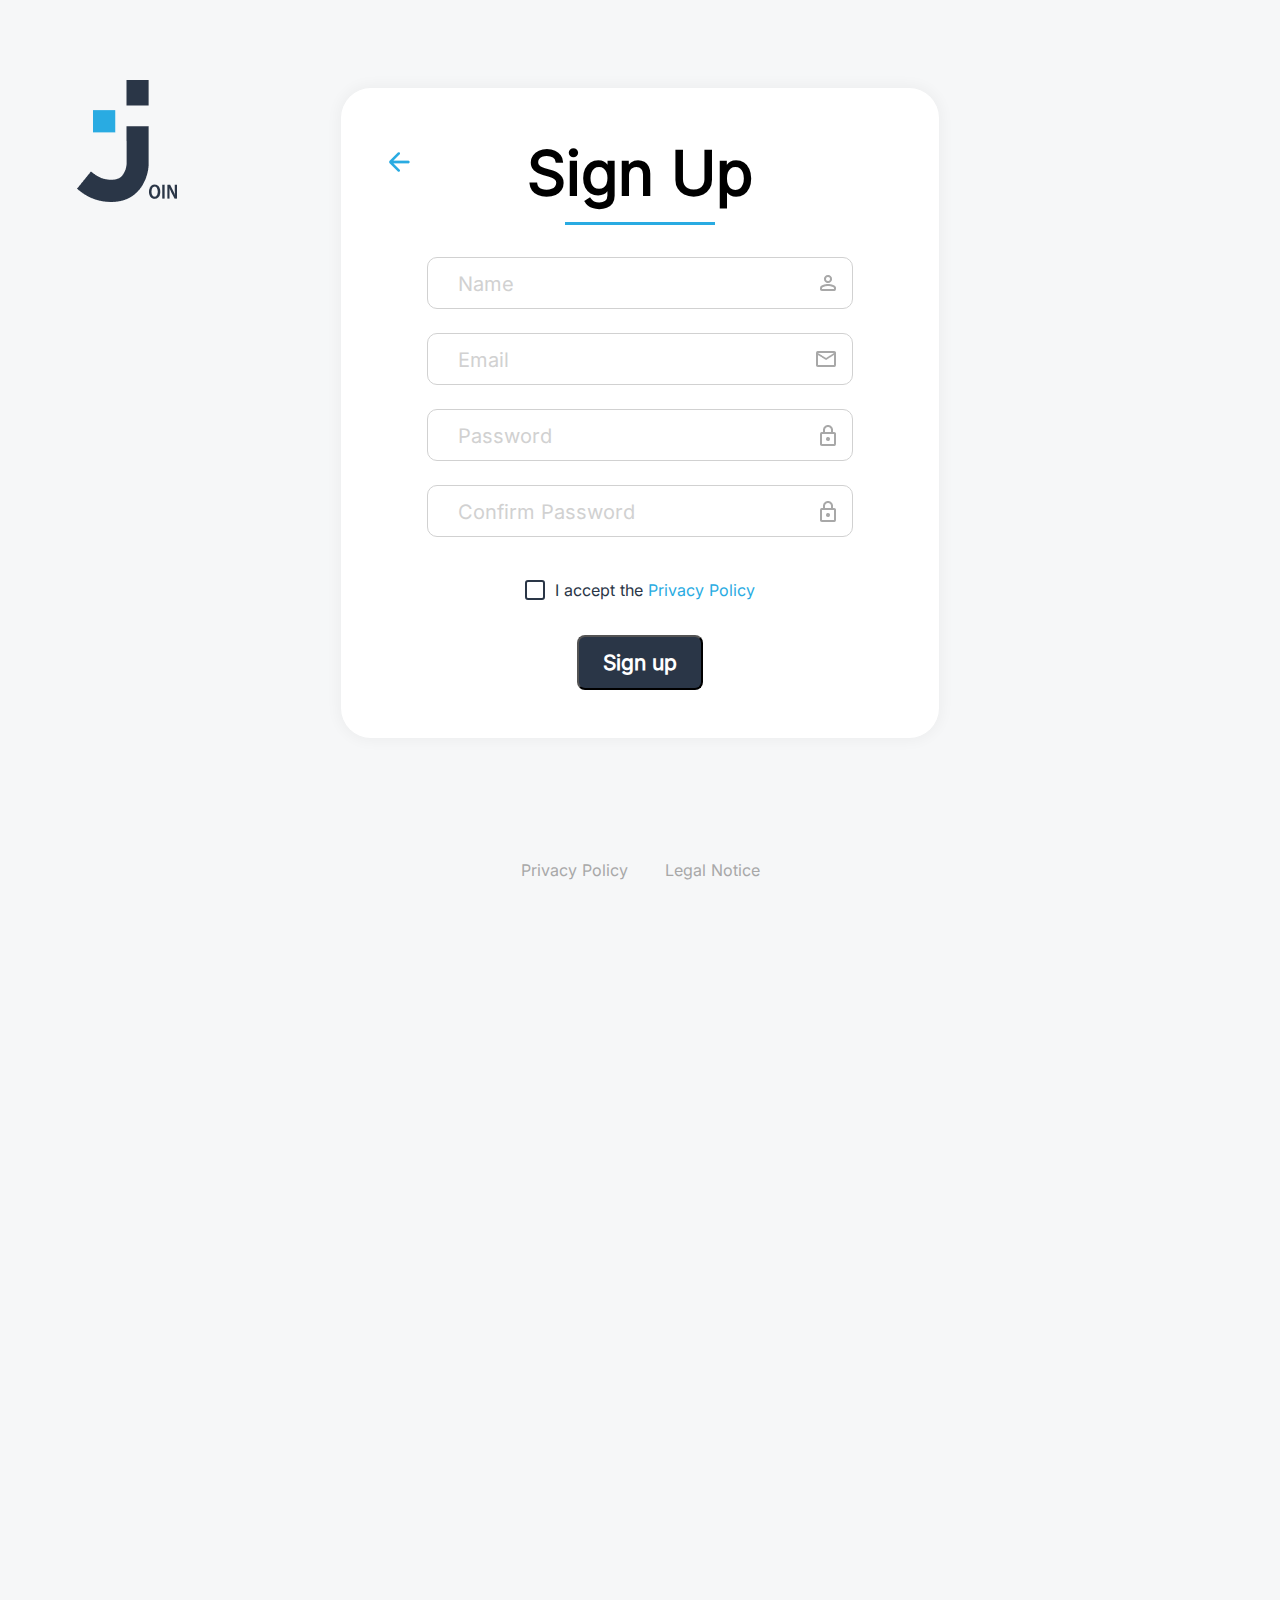
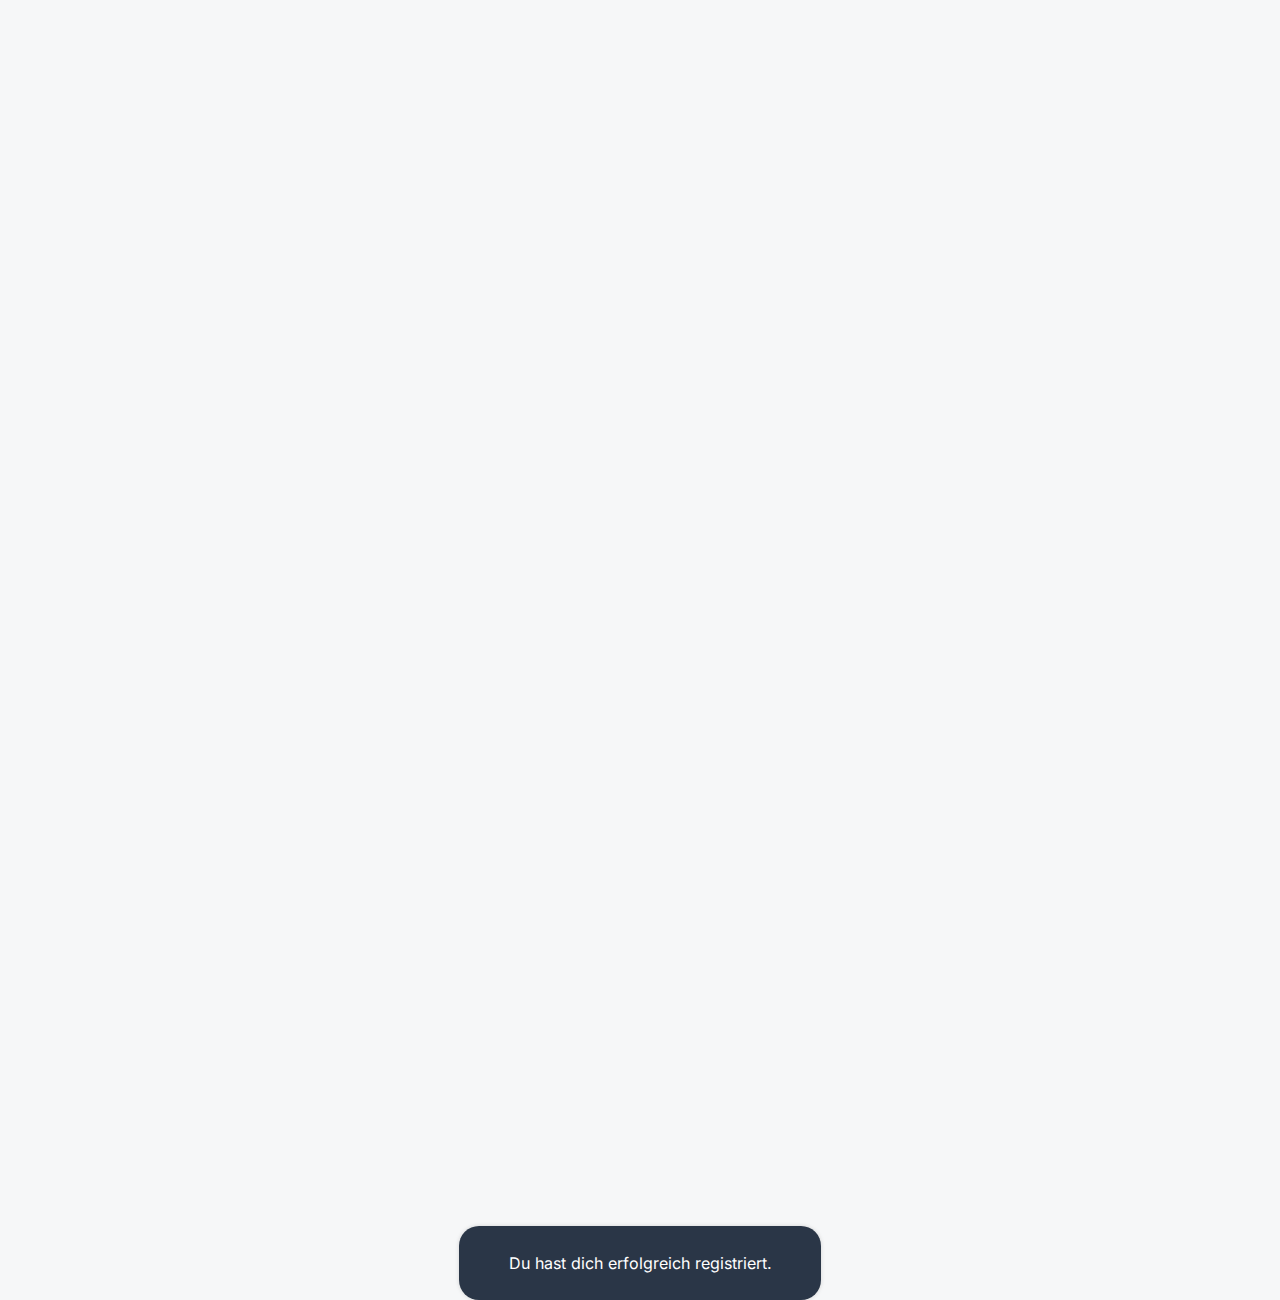
<file: signup.html>
<!DOCTYPE html>
<html lang="en">

<head>
    <meta charset="UTF-8">
    <meta name="viewport" content="width=device-width, initial-scale=1.0">
    <title>JOIN - Sign Up</title>
    <link rel="stylesheet" href="css/fonts.css">
    <link rel="stylesheet" href="css/signup.css">
</head>

<body onload="loadUser()">
    <img class="join_logo" src="assets/img/join-logo-dark.png" alt="Logo von Join">
    <div class="sign_up_formular_container">
        <a href="index.html"><img class="sign_up_back_btn" src="assets/img/back-btn.png" alt="back-button"></a>
        <div class="sign_up_headline_container">
            <h1>Sign Up</h1>
        </div>
        <form onsubmit="addUser(); return false;">
            <input class="sign_up_input" required type="text" placeholder="Name" id="sign_up_name">
            <input class="sign_up_input" required type="Email" placeholder="Email" id="sign_up_mail">
            <input class="sign_up_input" required type="password" placeholder="Password" id="sign_up_password">
            <input class="sign_up_input" required type="password" placeholder="Confirm Password"
                id="sign_up_password_confirm">
            <div id="error_message"></div>
            <div class="sign_up_privacy_container">
                <input type="checkbox" id="custom_checkbox">
                <label for="custom_checkbox">I accept the <a href="privacy.html">Privacy Policy</a></label>
            </div>
            <button onclick="checkEmptyInput()">Sign up</button>
        </form>
    </div>
    <footer>
        <a class="footer_items" href="privacy.html">Privacy Policy</a>
        <a class="footer_items" href="legal.html">Legal Notice</a>
    </footer>
    <div id="succesfull_sign_up_container" class="succesfull_sign_up">
        <div>Du hast dich erfolgreich registriert.</div>
    </div>
    <script src="js/storage.js"></script>
    <script src="js/signup.js"></script>
</body>

</html>
</file>
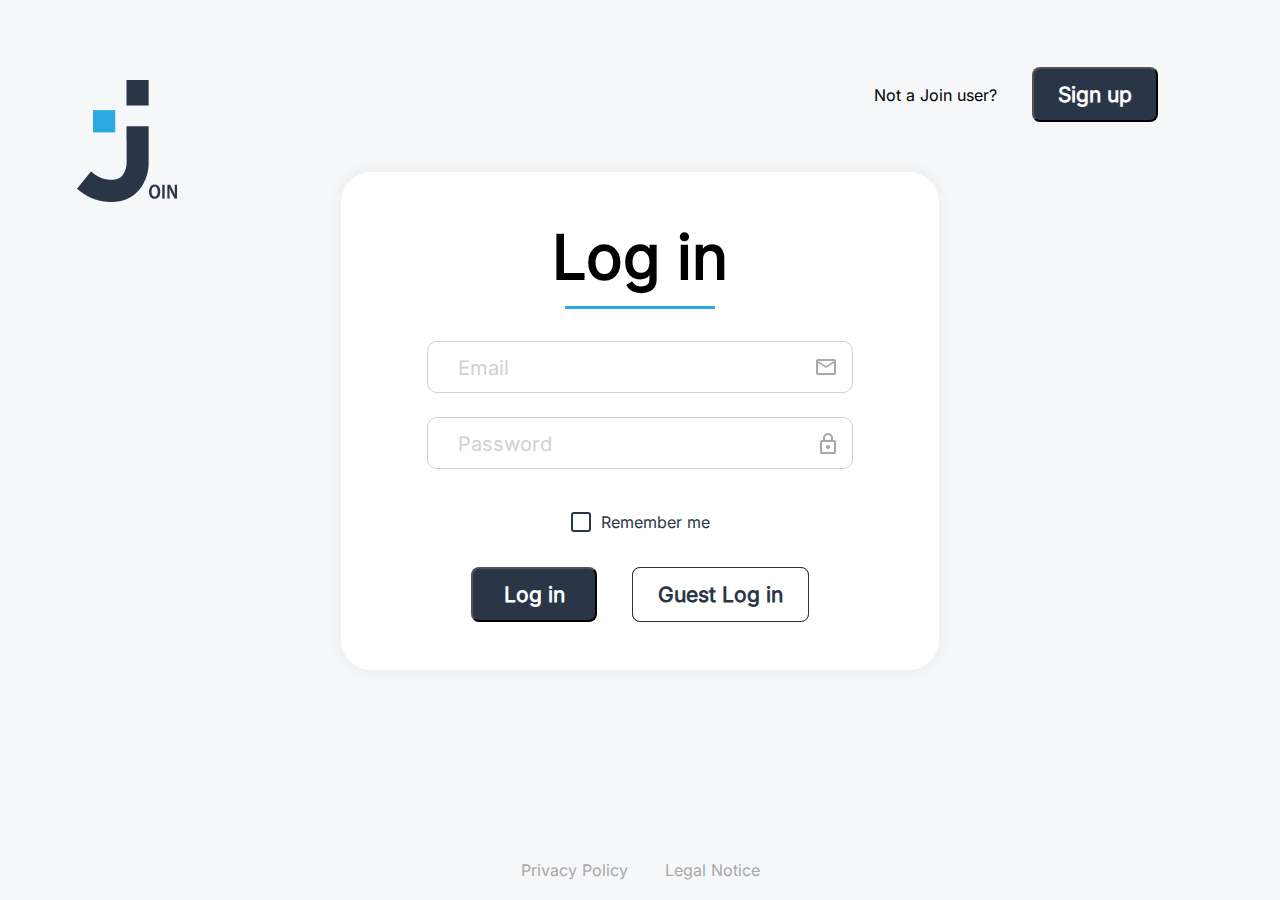
<file: summary.html>
<!DOCTYPE html>
<html lang="en">

<head>
    <meta charset="UTF-8">
    <meta name="viewport" content="width=device-width, initial-scale=1.0">
    <title>Join Your Group</title>
    <link rel="stylesheet" href="css/header.css">
    <link rel="stylesheet" href="css/navigation.css">
    <link rel="stylesheet" href="css/summary.css">
    <link rel="stylesheet" href="css/fonts.css">
</head>

<body onload="includeHTML(), summaryInit(), userIsLogged()">
    <header w3-include-html="templates/header.html"></header>
    <nav w3-include-html="templates/navigation.html"></nav>

    <div class="main_content">
        <section class="headline_container">
            <h1>Join 360</h1>
            <img src="assets/img/blue-border.png" alt="Bild einer blauen Trennlinie">
            <div class="summary_subtitle">Key Metrics at a Glance</div>
        </section>
        <div class="flex_row">
            <section class="summary_item_container">
                <div class="summary_container_row">
                    <div class="summary_item">
                        <div><img src="assets/img/summay_todo_icon.png" alt="Bild eines Stiftes"></div>
                        <div class="summary_category_container">
                            <div class="category_item_amount" id="todo_amount">1</div>
                            <div class="category_item_subtitle">To-do</div>
                        </div>
                    </div>
                    <div class="summary_item">
                        <div class="summary_item">
                            <div><img src="assets/img/done_img.png" alt="Bild eines Hackens"></div>
                            <div class="summary_category_container">
                                <div class="category_item_amount" id="completed_amount">1</div>
                                <div class="category_item_subtitle">Done</div>
                            </div>
                        </div>
                    </div>
                </div>
                <div class="summary_container_row">
                    <div class="summary_row">
                        <div class="summary_item_large">
                            <div><img src="assets/img/urgent.png" alt="Bild urgent Symbols"></div>
                            <div class="summary_category_container">
                                <div class="category_item_amount" id="urgent_amount">1</div>
                                <div class="category_item_subtitle">Urgent</div>
                            </div>
                        </div>
                        <img src="assets/img/grey_border.png" alt="Bild eines grauen Balkens">
                        <div class="deadline_container">
                            <div id="deadline_date">Date</div>
                            <div class="deadline_subtitle">Upcoming Deadline</div>
                        </div>
                    </div>
                </div>
                <div class="summary_container_row">
                    <div class="summary_item_small">
                        <div class="summary_category_container">
                            <div class="category_item_amount" id="all_tasks_amount">1</div>
                            <div class="category_item_subtitle">Tasks in<br> Board</div>
                        </div>
                    </div>
                    <div class="summary_item_small">
                        <div class="summary_category_container">
                            <div class="category_item_amount" id="tasks_progress_amount">1</div>
                            <div class="category_item_subtitle">Tasks in<br> Progress</div>
                        </div>
                    </div>
                    <div class="summary_item_small">
                        <div class="summary_category_container">
                            <div class="category_item_amount" id="wait_for_feedback_amount">1</div>
                            <div class="category_item_subtitle">Awaiting <br> Feedback</div>
                        </div>
                    </div>
            </section>
            <section class="greeting_container">
                <div class="greeting_headline">Good morning,</div>
                <div id="user_name"></div>
            </section>
        </div>
    </div>



    <script src="js/template.js"></script>
    <script src="js/storage.js"></script>
    <script src="js/summary.js"></script>
    <script src="js/index.js"></script>
</body>

</html>
</file>
<file: css/fonts.css>
@font-face {
    font-display: swap; /* Check https://developer.mozilla.org/en-US/docs/Web/CSS/@font-face/font-display for other options. */
    font-family: 'Inter';
    font-style: normal;
    font-weight: 400;
    src: url('../fonts/inter-v18-latin-regular.woff2') format('woff2'); /* Chrome 36+, Opera 23+, Firefox 39+, Safari 12+, iOS 10+ */
  }
</file>
<file: css/index.css>
body {
    font-family: 'Inter';
    background-color: #F6F7F8;
    margin: 0;
    display: flex;
    flex-direction: column;
    align-items: center;
    justify-content: flex-end;
    height: 100vh;
    overflow: hidden;
}

header {
    position: absolute;
    top: 67px;
    right: 122px;
    display: flex;
    align-items: center;
    gap: 35px; 
}

h1 {
    color: #000000;
    font-size: 61px;
    font-weight: 700 !important;
    height: 89px;
    margin-block-start: 0;
    margin-block-end: 0;
    margin-top: 48px;
}

.d_none {
    display: none;
}

.join_logo {
    position: absolute;
    top: 80px;
    left: 77px
}

.login_formular_container {
    position: relative;
    background-color: white;
    width: 598px;
    box-shadow: 0px 0px 14px 3px #0000000A;
    border-radius: 30px;
    display: flex;
    flex-direction: column;
    align-items: center;
}

.login_headline_container {
    position: relative;
}

h1::after {
    position: absolute;
    border-bottom: 3px solid #29ABE2;
    content: "";
    bottom: 0;
    left: 50%;
    transform: translateX(-50%);
    width: 150px;
}

form {
    margin-top: 32px;
    display: flex;
    flex-direction: column;
    align-items: center;
    width: 392px;
}

.login_input {
    width: 100%;
    height: 48px;
    border-radius: 10px;
    border: 1px solid #D1D1D1;
    margin-bottom: 24px;
    padding-left: 30px;
    font-family: 'Inter';
    font-size: 21px;
    font-weight: 400;
    color: #D1D1D1;
}

.login_input:focus {
    outline: 1px solid #29ABE2;
}

.login_input::placeholder {
    font-family: 'Inter';
    font-size: 20px;
    color: #D1D1D1;
}

#login_mail {
    background-image: url('/assets/img/mail.png');
    background-position: calc(100% - 16px) center;
    background-repeat: no-repeat;
}

#login_password {
    background-image: url('/assets/img/lock.png');
    background-position: calc(100% - 16px) center;
    background-repeat: no-repeat;
}

.login_remember {
    color: #A8A8A8;
    display: flex;
    justify-content: center;
    margin-top: 19px;
    margin-bottom: 35px;
}

.login_remember input[type="checkbox"] {
    display: none;
}

.login_remember label {
    position: relative;
    padding-left: 30px;
    cursor: pointer;
    font-family: 'Inter';
    font-size: 16px;
    color: #2A3647;
}

.login_remember label::before {
    content: '';
    position: absolute;
    left: 0;
    top: 50%;
    transform: translateY(-50%);
    width: 16px;
    height: 16px;
    border: 2px solid #2A3647;
    border-radius: 3px;
    background-color: white;
}

.login_remember input[type="checkbox"]:checked+label::after {
    content: url('/assets/img/checked.png');
    position: absolute;
    left: 4px;
    top: 50%;
    transform: translateY(-50%);
    font-size: 12px;
    color: #2A3647;
}

.login_btn {
    width: 126px;
    height: 55px;
    border-radius: 8px;
    background-color: #2A3647;
    font-size: 21px;
    font-family: 'Inter';
    font-weight: 700;
    color: white;
    margin-bottom: 48px;
}

.sign_up_btn{
    width: 126px;
    height: 55px;
    border-radius: 8px;
    background-color: #2A3647;
    font-size: 21px;
    font-family: 'Inter';
    font-weight: 700;
    color: white;
}

.guest_login_btn {
    right: 0px;
    position: absolute;
    width: 177px;
    height: 55px;
    border-radius: 8px;
    background-color: white;
    font-size: 21px;
    font-family: 'Inter';
    font-weight: 700;
    color: #2A3647;
    margin-bottom: 48px;
    border: 1px solid #2A3647;
    margin-left: 35px; 
}

.access_btn_container{
    display: flex;
    align-items: center;
    position: relative;
}

.error_msg_outline {
    outline: 1px solid red;
}

.error_msg_outline:focus {
    outline: 1px solid red;
}

#error_msg_wrong_login {
    color: red;
    text-align: center;
}

footer {
    margin-top: 190px;
    margin-bottom: 20px;
}

.footer_items {
    text-decoration: none;
    color: #A8A8A8;
    font-size: 16px;
    padding: 8px;
    margin: 8px; 
}

button {
    cursor: pointer;
}

.placeholder_guest_btn{
    width: 177px;
    height: 55px;
    border-radius: 8px;
    background-color: white;
    font-size: 21px;
    font-family: 'Inter';
    font-weight: 700;
    color: #2A3647;
    margin-bottom: 48px;
    border: 1px solid #2A3647;
    margin-left: 35px; 
    visibility: unset;
}
</file>
<file: css/header.css>
header {
    background-color: white;
    display: flex;
    justify-content: space-between;
    align-items: center;
    width: 100%;
    height: 96px;
    box-shadow: 0px 4px 4px 0px #0000001A;
    position: absolute;
    top: 0; 
    z-index: 998;

}

#header_nav{
    z-index: 997;
    width: 150px;
    height: 158px;
    border-radius: 20px 0 20px 20px;
    background-color: #2A3647;
    box-shadow: 0px 0px 4px 0px #0000001A;
    display: flex;
    flex-direction: column;
    justify-content: space-evenly;
    position: absolute;
    right: 5px;
    transform: translateY(-150px);
    overflow-x: hidden;
}

.header_nav_active {
    transform: translateY(50px) !important;
}

#header_nav a {
    padding: 8px 16px 8px 16px; 
    text-decoration: none;
    color:#CDCDCD;
    width: 150px;
}

.header_title {
    padding-left: 348px;
    font-size: 24px;
}

.header_icons{
    padding-right: 40px;
    gap: 16px;
    display: flex;
    align-items: center;
}

.initial_box {
    height: 56px;
    width: 56px;
    border: 3px solid black;
    border-radius: 100%;
    cursor: pointer;
}

.user_initials{
    display: flex;
    align-items: center;
    justify-content: center;
    height: 100%;
    font-size: 20px;
    color:#29ABE2;
    font-weight: 800;
    
}
</file>
<file: css/navigation.css>
nav {
    position: fixed;
    left: 0; 
    z-index: 999;
    background-color: #2A3647;
    box-shadow: 0px 0px 4px 0px #0000001A;
    height: 100vh;
    width: 232px;
    display: flex;
    flex-direction: column;
    justify-content: space-between;
    font-size: 16px;
    font-weight: 400;
    overflow: hidden;

}

a {
    width: 100%;
}

a .nav_link_position {
    padding-left: 60px;
    display: flex;
    align-items: center;
    justify-content: center;
    gap: 20px; 
}

.navigation_link_container a:hover {
    background-color: #091931;
}

.navigation-legal-container a:hover {
    background-color: #091931;
}

#header_nav a:hover{
    background-color: #091931;
}

.join_logo_nav {
    margin-top: 64px;
    display: flex;
    justify-content: center;
}

.navigation_link_container {
    display: flex;
    flex-direction: column;
    justify-content: space-evenly;
    align-items: flex-start;
    gap: 20px; 
    margin-top: 114px;
}

.navigation_link_container a {
    display: flex;
    height: 46px;
    align-items: center;
    gap: 8px;
    text-decoration: none;
    color: #CDCDCD;
    border: none;
    outline: none;
}

.navigation_link_container a:active {
    text-decoration: none;
}

.navigation-legal-container {
    width: 100%;
    display: flex;
    flex-direction: column;
    justify-content: flex-end;
    align-items: flex-start;
    margin-bottom: 64px; 
    height: 317px;
    gap: 8px; 
}

.navigation-legal-container a {
    padding-left: 60px;
    text-decoration: none;
    color:#A8A8A8;
}
</file>
<file: css/addtask.css>
body {
    font-family: 'Inter';
    background-color: #F6F7F8;
    margin: 0;
    display: flex;
    flex-direction: column;
    height: 100vh;
    overflow: hidden;
}

h4 {
    font-family: Inter;
    font-size: 20px;
    font-weight: 400;
    margin-block-end: 0;
    margin-block-start: 0;
    margin-bottom: 8px;
    color: #2A3647;

}

.main_content {
    margin-top: 96px;
    margin-left: 232px;
}

.headline_container {
    margin-left: 96px;
    margin-top: 110px;
    padding-bottom: 28px;
}

.headline_container h1 {
    font-family: Inter;
    font-size: 61px;
    font-weight: 700;
    line-height: 73.2px;
    text-align: left;

}

form {
    margin-left: 96px;
    display: flex;
    gap: 48px;

}

.addtask_prio_section {
    display: flex;
    gap: 16px;
    cursor: pointer;
}

.prio_btns_addtask {
    display: flex;
    align-items: center;
    justify-content: center;
    width: 136px;
    height: 56px;
    gap: 8px;
    border-radius: 10px;
    opacity: 0px;
    background: #FFFFFF;
    box-shadow: 0px 0px 4px 0px #0000001A;

}

.prio_btns_addtask:hover {
    box-shadow: 0px 4px 8px rgba(0, 0, 0, 0.2), 0px 0px 4px rgba(0, 0, 0, 0.1);

}


.addtask_prio_section span {
    font-size: 20px;
}

.dropdown_category {
    position: relative;
    display: inline-block;
}

.dropdown_button_category {
    background-color: white;
    color: black;
    font-size: 20px;
    border: 1px solid #D1D1D1;
    cursor: pointer;
    width: 440px;
    height: 48px;
    padding: 12px 16px 12px 16px;
    border-radius: 10px;
    display: flex;
    align-items: center;
    justify-content: space-between;

}

.dropdown_content_category {
    display: none;
    position: absolute;
    background-color: white;
    width: 440px;
    box-shadow: 0px 8px 16px 0px rgba(0, 0, 0, 0.2);
    border-radius: 10px;
    z-index: 1;
    font-size: 20px;
}

.dropdown_content_category a {
    color: black;
    padding: 12px 16px;
    text-decoration: none;
    display: block;
    cursor: pointer;
    width: 408px;
}

.dropdown_content_category a:hover {
    background-color: #f1f1f1;
}

.subtask_input {
    font-size: 20px;
    padding: 12px 16px 12px 16px;
    width: 408px;
    height: 24px;
    gap: 0px;
    border-radius: 10px;
    border: 1px solid #D1D1D1;
}

.urgent {
    background-color: #FF3D00;
    color: white;
}

.urgent img {
    filter: brightness(0) invert(1);
}

.medium {
    background-color: #FFA800;
    color: white;
}

.medium img {
    filter: brightness(0) invert(1);
}

.low {
    background-color: #7AE229;
    color: white;
}

.low img {
    filter: brightness(0) invert(1);
}

.input_date {
    font-family: 'inter';
    font-size: 20px;
    width: 408px;
    height: 24px;
    padding: 12px 16px 12px 16px;
    border-radius: 10px;
    border: 1px solid #D1D1D1;
}

.addtask_input_container {
    margin-bottom: 24px;
}

.error_msg_addtask {
    height: 16px;
}

.addtask_title {
    font-family: 'inter';
    font-size: 20px;
    width: 408px;
    height: 24px;
    padding: 12px 16px 12px 16px;
    border-radius: 10px;
    border: 1px solid #D1D1D1;
}

.addtask_description {
    font-family: 'inter';
    font-size: 20px;
    width: 408px;
    height: 120px;
    padding: 12px 16px 12px 16px;
    border-radius: 10px;
    border: 1px solid #D1D1D1;
    text-align: start;
}

.dropdown_contacts {
    position: relative;
    display: inline-block;
}

.dropdown_button_contacts {
    background-color: white;
    color: black;
    font-size: 20px;
    border: 1px solid #D1D1D1;
    cursor: pointer;
    width: 440px;
    height: 48px;
    padding: 12px 16px 12px 16px;
    border-radius: 10px;
    display: flex;
    align-items: center;
    justify-content: space-between;

}

.dropdown_content_contacts {
    display: none;
    position: absolute;
    background-color: white;
    width: 440px;
    box-shadow: 0px 8px 16px 0px rgba(0, 0, 0, 0.2);
    border-radius: 10px;
    z-index: 1;
    font-size: 20px;
    max-height: 240px;
    overflow-y: scroll;
}


.dropdown_content_contacts::-webkit-scrollbar {
    width: 12px;
}


.dropdown_content_contacts::-webkit-scrollbar-thumb {
    background: #A8A8A8;
    border-radius: 10px;
    border: 3px solid transparent;
    background-clip: padding-box;
}


.dropdown_content_contacts::-webkit-scrollbar-track {
    background: #f1f1f1;
}

.dropdown_content_contacts a {
    color: black;
    padding: 12px 16px;
    text-decoration: none;
    display: block;
    cursor: pointer;
}

.dropdown-content_contacts a:hover {
    background-color: #f1f1f1;
}

.selected_contacts_list {
    display: flex;
}

.addtask_contact_container {
    font-family: 'inter';
    font-size: 400;
    display: flex;
    justify-content: space-evenly;
    align-items: center;
    cursor: pointer;
}

.addtask_contact_container:hover {
    background-color: #f1f1f1;
}

.addtask_contact_initials {
    margin: 9px 16px 9px 16px;
    display: flex;
    justify-content: center;
    align-items: center;
    height: 42px;
    width: 42px;
    border-radius: 100%;
    border: 2px solid white;
    color: white
}

.addtask_contact_initials_list {
    margin: 8px 4px 8px 4px;
    display: flex;
    justify-content: center;
    align-items: center;
    height: 42px;
    width: 42px;
    border-radius: 100%;
    border: 2px solid white;
    color: white
}

.addtask_contact_name {
    flex: 1;
}

.addtask_checkbox {
    margin-right: 20px;
    height: 16px;
    width: 16px;
}

.active_contact {
    background-color: #2A3647;
    color: white;
}

.active_contact:hover {
    background-color: #2A3647;
}

.addtask_btn_section {
    width: 440px;
    display: flex;
    align-items: center;
    justify-content: flex-end;
    gap: 16px;
}

.clear_btn {
    display: flex;
    align-items: center;
    justify-content: center;
    width: 110px;
    height: 56px;
    gap: 4px;
    border-radius: 10px;
    border: 1px solid #2A3647;
    cursor: pointer;

}

.clear_btn span {
    font-family: 'Inter';
    font-size: 20px;
    font-weight: 400;
}

.create_btn {
    display: flex;
    align-items: center;
    justify-content: center;
    width: 183px;
    height: 56px;
    gap: 4px;
    border-radius: 10px;
    background-color: #2A3647;
    cursor: pointer;
}

.create_btn span {
    font-family: 'Inter';
    font-size: 21px;
    font-weight: 550;
    color: white;
}

.subtasks {
    height: 140px;
    width: 440px;
    max-height: 125px;
    overflow-y: auto;
    scrollbar-gutter: stable;
}

.required_star {
    color: #FF8190;
}

.required_headline {
    display: flex;
}

.subtask_input_container{
    position: relative;
    width: 440px;
}
.add_subtask_btn {
    position: absolute;
    right: 10px;
    top: 20px; 
}

.subtask_input:focus ~ .add_subtask_btn {
    display: none;
}

.subtask_active_input_img {
    display: none;
    position: absolute;
    right: 10px;
    top: 15px; 
    align-items: center;
    gap: 5px; 
}

.subtask_input:focus ~ .subtask_active_input_img {
    display: flex !important;
}

.subtask_list{
    position: relative;
    display: flex;
    align-items: center;
}

.subtask_list_active_input_img { 
    display: none;
    position: absolute;
    right: 10px;
    top: 15px; 
    align-items: center;
    gap: 5px; 
    z-index: 1; 
   
}

.subtask_list_input{
    background-color: transparent;
    width: 365px;
    padding: 4px 16px 4px 16px;
    height: 32px;
    border: none; 
    margin-top: 8px;
    font-weight: 400;
    font-size: 16px;
    font-family: 'Inter';
}

.subtask_list_input:focus {
    background-color: white;
    outline: none !important; 
}

.subtask_list_input:focus ~ .subtask_list_active_input_img {
    display: flex !important;
}

.subtasks::-webkit-scrollbar {
    width: 12px;
}


.subtasks::-webkit-scrollbar-thumb {
    background: #A8A8A8;
    border-radius: 10px;
    border: 3px solid transparent;
    background-clip: padding-box;
}


.subtasks::-webkit-scrollbar-track {
    background: #f1f1f1;
}
</file>
<file: css/privacy.css>
body {
    font-family: 'Inter';
    background-color: #F6F7F8;
    margin: 0;
    display: flex;
    flex-direction: column;
    align-items: center;
    height: 100vh;
}

.content{
    margin-left: 250px;
    margin-top: 90px;
}
</file>
<file: css/signup.css>
body {
    font-family: 'Inter';
    background-color: #F6F7F8;
    margin: 0;
    display: flex;
    flex-direction: column;
    align-items: center;
    justify-content: flex-end;
    height: 100vh;
    overflow: hidden;
}

h1 {
    color: #000000;
    font-size: 61px;
    font-weight: 700 !important;
    height: 89px;
    margin-block-start: 0;
    margin-block-end: 0;
    margin-top: 48px;
}

.d_none {
    display: none;
}

.join_logo {
    position: absolute;
    top: 80px;
    left: 77px
}

.sign_up_formular_container {
    position: relative;
    background-color: white;
    width: 598px;
    box-shadow: 0px 0px 14px 3px #0000000A;
    border-radius: 30px;
    display: flex;
    flex-direction: column;
    align-items: center;
}

.sign_up_headline_container {
    position: relative;
}

h1::after {
    position: absolute;
    border-bottom: 3px solid #29ABE2;
    content: "";
    bottom: 0;
    left: 50%;
    transform: translateX(-50%);
    width: 150px;
}

form {
    margin-top: 32px;
    display: flex;
    flex-direction: column;
    align-items: center;
    width: 392px;
}

.sign_up_input {
    width: 100%;
    height: 48px;
    border-radius: 10px;
    border: 1px solid #D1D1D1;
    margin-bottom: 24px;
    padding-left: 30px;
    font-family: 'Inter';
    font-size: 21px;
    font-weight: 400;
    color: #D1D1D1;
}

.sign_up_input:focus {
    outline: 1px solid #29ABE2;
}

.sign_up_input::placeholder {
    font-family: 'Inter';
    font-size: 20px;
    color: #D1D1D1;
}

#sign_up_name {
    background-image: url('/assets/img/person.png');
    background-position: calc(100% - 16px) center;
    background-repeat: no-repeat;
}

#sign_up_mail {
    background-image: url('/assets/img/mail.png');
    background-position: calc(100% - 16px) center;
    background-repeat: no-repeat;
}

#sign_up_password {
    background-image: url('/assets/img/lock.png');
    background-position: calc(100% - 16px) center;
    background-repeat: no-repeat;
}

#sign_up_password_confirm {
    background-image: url('/assets/img/lock.png');
    background-position: calc(100% - 16px) center;
    background-repeat: no-repeat;
}

.sign_up_privacy_container {
    color: #A8A8A8;
    display: flex;
    justify-content: center;
    margin-top: 19px;
    margin-bottom: 35px;
}

.sign_up_privacy_container input[type="checkbox"] {
    display: none;
}

.sign_up_privacy_container label {
    position: relative;
    padding-left: 30px;
    cursor: pointer;
    font-family: 'Inter';
    font-size: 16px;
    color: #2A3647;
}

.sign_up_privacy_container label::before {
    content: '';
    position: absolute;
    left: 0;
    top: 50%;
    transform: translateY(-50%);
    width: 16px;
    height: 16px;
    border: 2px solid #2A3647;
    border-radius: 3px;
    background-color: white;
}

.sign_up_privacy_container input[type="checkbox"]:checked+label::after {
    content: url('/assets/img/checked.png');
    position: absolute;
    left: 4px;
    top: 50%;
    transform: translateY(-50%);
    font-size: 12px;
    color: #2A3647;
}

.sign_up_privacy_container a {
    text-decoration: none;
    color: #29ABE2;
    ;
}

form button {
    width: 126px;
    height: 55px;
    border-radius: 8px;
    background-color: #2A3647;
    font-size: 21px;
    font-family: 'Inter';
    font-weight: 700;
    color: white;
    margin-bottom: 48px;
}

.sign_up_back_btn {
    position: absolute;
    left: 48px;
    top: 64px;
}

button {
    cursor: pointer;
}

.error_msg_outline {
    outline: 1px solid red;
}

.error_msg_outline:focus {
    outline: 1px solid red;
}

#error_message {
    color: red;
    text-align: center;
}

.succesfull_sign_up {
    display: flex;
    align-items: center;
    justify-content: center;
    background-color: #2A3647;
    color: white;
    height: 74px;
    width: 312px;
    border-radius: 20px;
    padding-right: 25px;
    padding-left: 25px;
    box-shadow: 0px 0px 4px 0px #00000026;
    position: absolute;
    transform: translateY(2000px);
}

.show_succesfull_sign_up {
    transform: translateY(0);
    transition: all 1000ms ease-in-out;
}

footer {
    margin-top: 122px;
    margin-bottom: 20px;
}

.footer_items {
    text-decoration: none;
    color: #A8A8A8;
    font-size: 16px;
    padding: 8px;
    margin: 8px; 
}
</file>
<file: css/summary.css>
body {
    font-family: 'Inter';
    background-color: #F6F7F8;
    margin: 0;
    display: flex;
    flex-direction: column;
    height: 100vh;
    overflow: hidden;
}

.flex_row{
    display: flex;
    justify-content: flex-start;
    align-items: center;
}

.main_content {
    margin-top: 96px;
    margin-left: 232px;
}

.headline_container {
    margin-left: 96px;
    margin-top: 110px;
    padding-bottom: 28px;
    display: flex;
    align-items: center;
    gap: 30px;
}

h1 {
    font-size: 61px;
    font-weight: 700;
    margin-block-end: 0;
    margin-block-start: 0;
}

.summary_subtitle {
    font-size: 27px;
    font-weight: 400;
}

.summary_item_container {
    margin-top: 28px;
}

.summary_container_row {
    display: flex;
    justify-content: space-between;
    align-items: center;
    width: 560px;
    margin-left: 96px;
    margin-top: 28px;
}

.summary_item {
    border-radius: 30px;
    width: 264px;
    height: 168px;
    background-color: white;
    display: flex;
    align-items: center;
    justify-content: center;
    gap: 18px;
    box-shadow: 0px 0px 4px 0px #0000001A;
}

.summary_item:hover{
    background-color: #2A3647;
    color: white;
    width: 274px;
    height: 178px;
}

.summary_item:hover img{
    filter: invert(1) brightness(1.5);
}

.summary_row:hover {
    background-color: #2A3647;
    color: white;
    width: 580px;
    height: 178px;
}

.summary_row:hover .summary_item_large{
    background-color: #2A3647;
}

.summary_item_small {
    border-radius: 30px;
    width: 168px;
    height: 168px;
    background-color: white;
    display: flex;
    align-items: center;
    justify-content: center;
    gap: 18px;
    box-shadow: 0px 0px 4px 0px #0000001A;
}

.summary_item_small:hover {
    background-color: #2A3647;
    color: white;
    width: 184px;
    height: 178px;
}

.summary_category_container {
    display: flex;
    flex-direction: column;
    align-items: center;
}

.category_item_amount {
    font-size: 64px;
}

.category_item_subtitle {
    font-size: 20px;
    text-align: center;
}

.summary_row {
    border-radius: 30px;
    width: 560px;
    height: 168px;
    background-color: white;
    display: flex;
    align-items: center;
    box-shadow: 0px 0px 4px 0px #0000001A;
}

.deadline_container {
    display: flex;
    flex-direction: column;
    align-items: center;
    margin-left: 61px;
    gap: 13px;
}

#deadline_date{
    font-size: 21px;
    font-weight: 700;
    text-align: center;
}

.deadline_subtitle{
    font-size: 16px;
    font-weight: 400;
}

.summary_item_large {
    border-radius: 30px;
    width: 264px;
    height: 168px;
    background-color: white;
    display: flex;
    align-items: center;
    justify-content: center;
    gap: 18px;
}

.greeting_container{
    margin-left: 80px;
}

.greeting_headline{
    font-size: 47px;
    font-weight: 500;
}

#user_name{
    font-size: 64px;
    font-weight: 700;
    color: #29ABE2;
}

@media(max-height: 911px){
    .summary_item_large {
        height: 150px;
    }
    .summary_row {
        height: 150px;
    }

    .summary_item {
        height: 150px;
    }
    
    .summary_item_small {
        height: 150px;
    }
}
</file>
